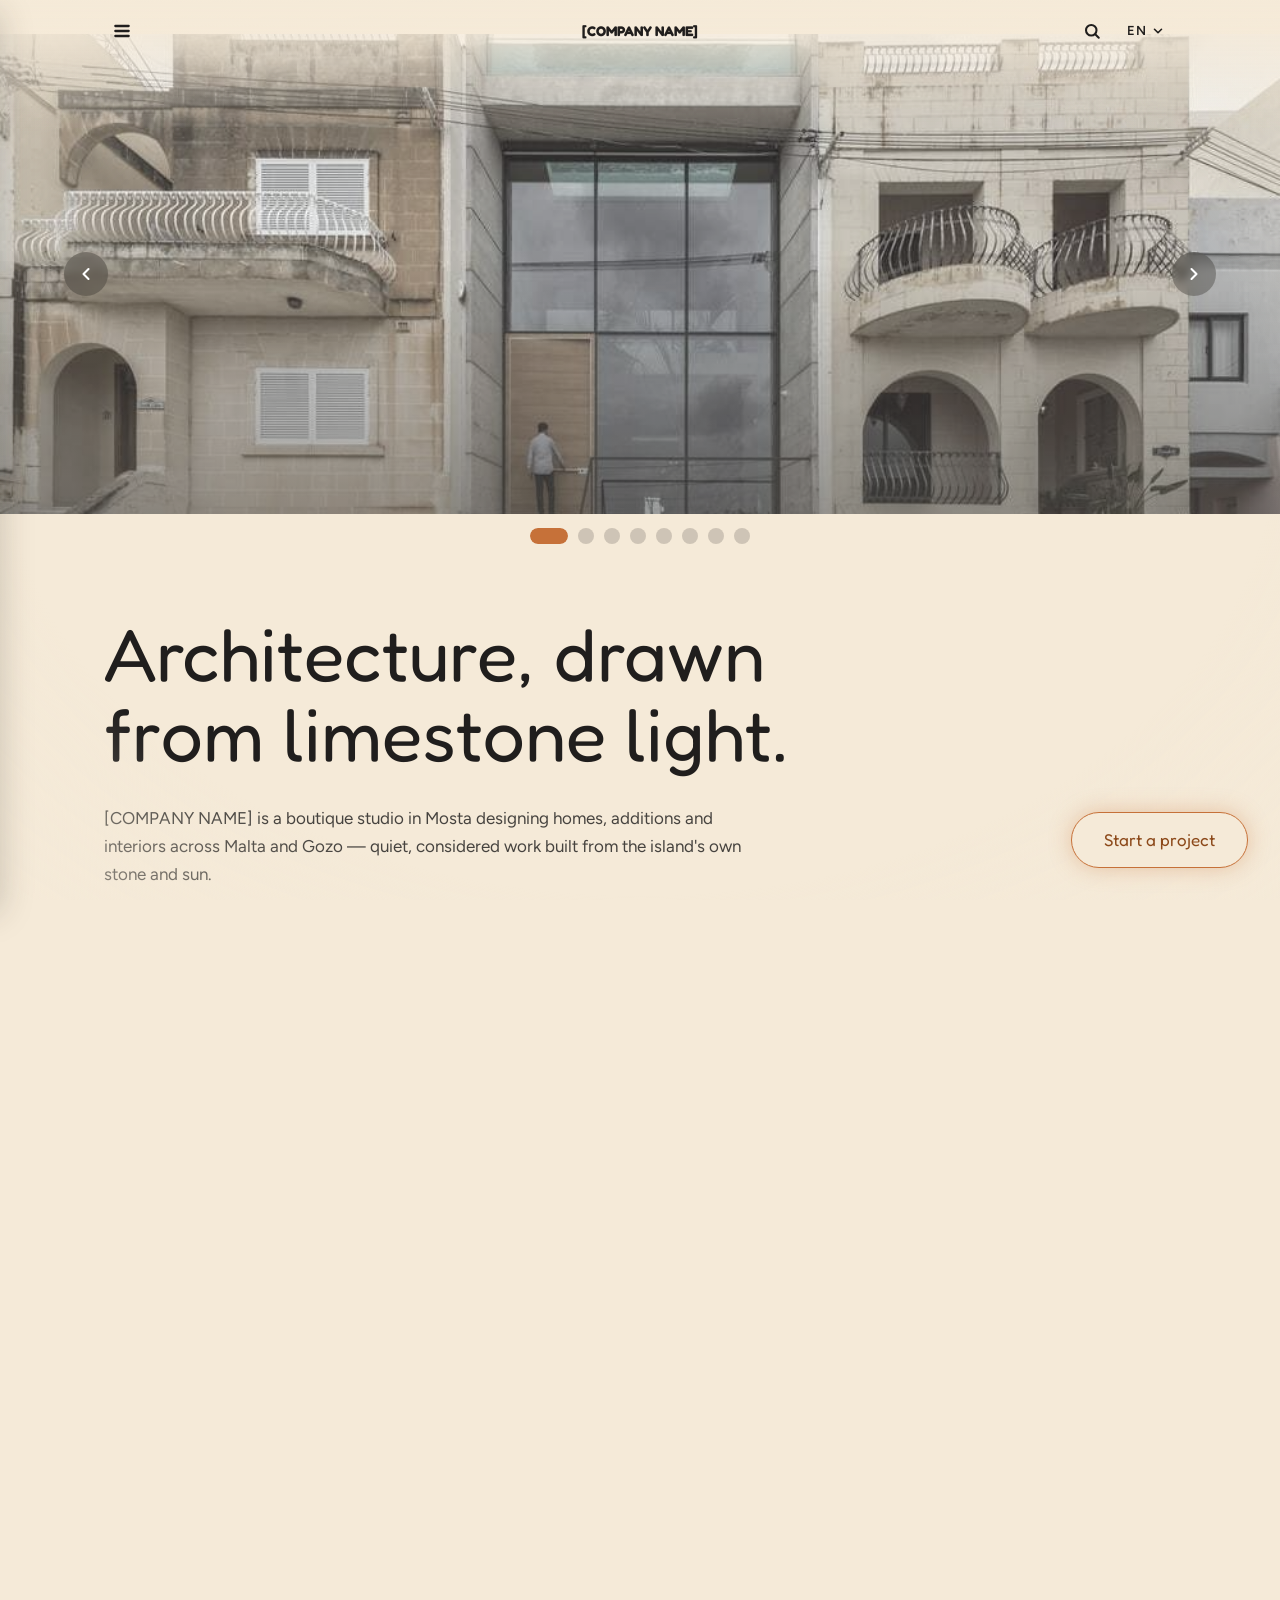
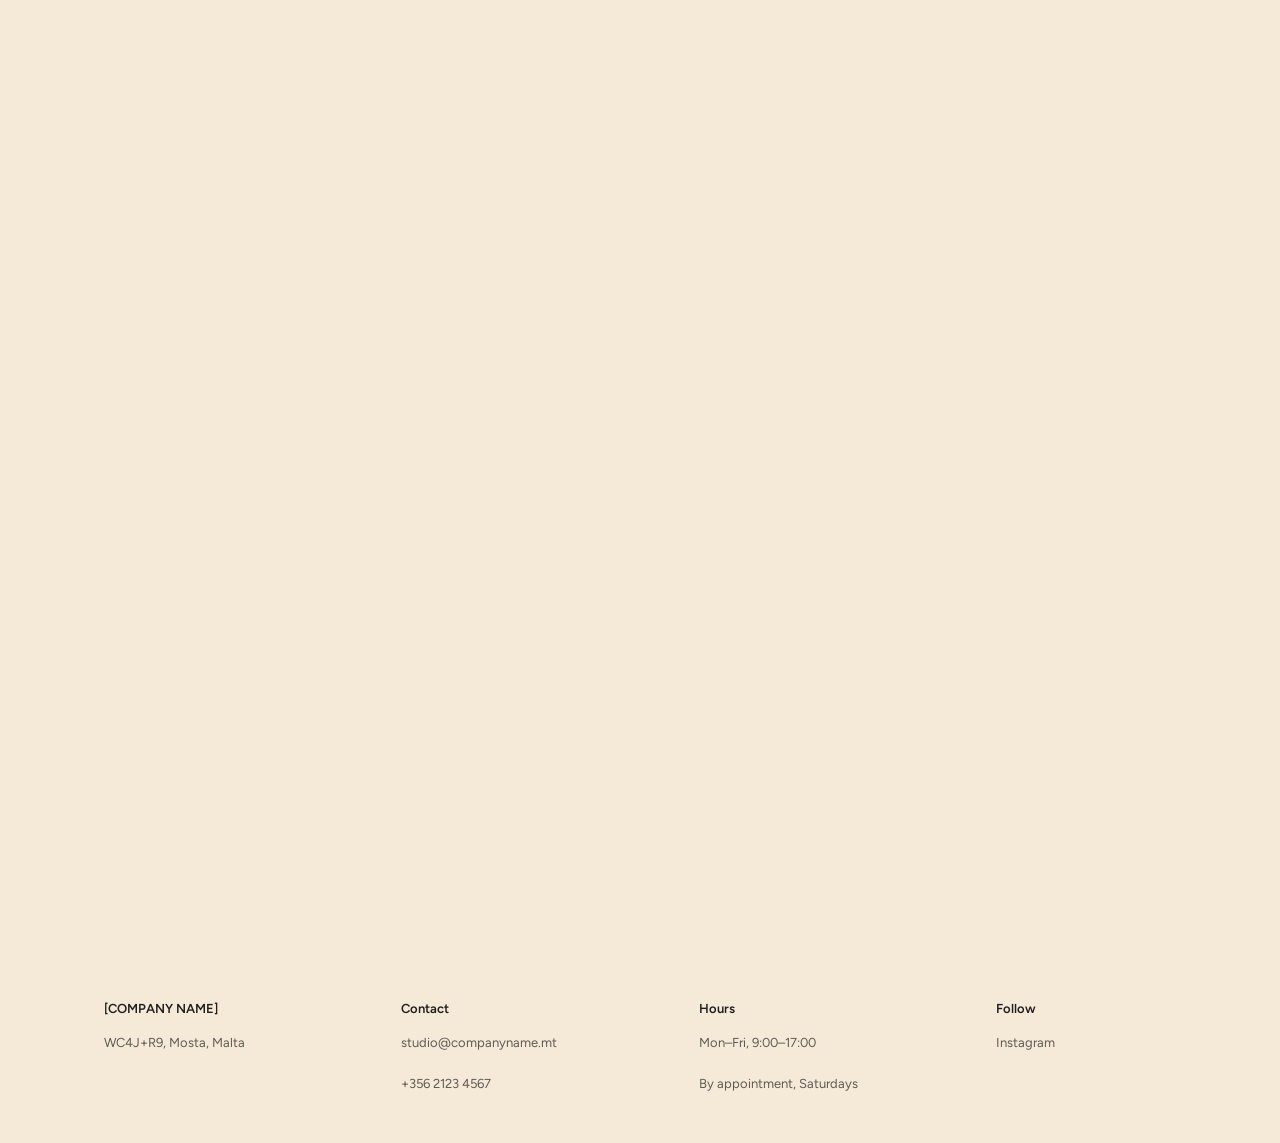
<file: index.html>
<!doctype html>
<html lang="en">
<head>
<meta charset="utf-8" />
<meta name="viewport" content="width=device-width, initial-scale=1" />
<title>[COMPANY NAME] — Architecture Studio, Mosta</title>
<link rel="stylesheet" href="https://fonts.googleapis.com/css2?family=Fredoka:wght@400..700&display=swap">
<script src="./ds-base.js"></script>
<link rel="stylesheet" href="nav.css">
<style>
:root {
  --font-heading: "Fredoka", system-ui, sans-serif;
  --leading: 28px;
  --half: 14px;
  --edge: clamp(20px, 5vw, 72px);
  --measure: 58ch;
}
html { scroll-behavior: smooth; }
@media (prefers-reduced-motion: reduce) { html { scroll-behavior: auto; } }
body { margin: 0; text-wrap: pretty; overflow-x: clip; }
.viewport-vignette { position: fixed; inset: 0; z-index: 50; pointer-events: none;
  background: radial-gradient(ellipse at center, transparent 70%, color-mix(in srgb, var(--color-bg) 55%, transparent) 100%); }
.wrap { max-width: 1200px; margin: 0 auto; padding: 0 var(--edge); }
.nav { background: transparent; }
.kicker {
  display: block; font-size: 13px; line-height: var(--half);
  letter-spacing: 0.06em; text-transform: uppercase; font-weight: 600;
  color: var(--color-accent-700);
  margin: 0 0 calc(var(--leading) - var(--half));
}

/* — hero: full-bleed washed image, headline over it — */
.hero { position: relative; margin-top: calc(-1 * var(--leading)); }
.hero-carousel-wrap { position: relative; isolation: isolate; }
.hero-carousel { position: relative; isolation: isolate; height: 480px;
  display: flex; overflow-x: auto; scroll-snap-type: x mandatory; scrollbar-width: none; }
.hero-carousel::-webkit-scrollbar { display: none; }
.hero-slide { position: relative; flex: 0 0 100%; scroll-snap-align: start; height: 480px; }
.hero-slide image-slot { width: 100%; height: 100%; }
.hero-slide::after { content: ""; position: absolute; inset: 0;
  background: linear-gradient(to top, color-mix(in srgb, var(--color-neutral-900) 45%, transparent) 0%, transparent 55%); }
.hero-nav { position: absolute; top: 50%; transform: translateY(-50%); z-index: 2;
  width: 44px; height: 44px; border-radius: 50%; border: none; cursor: pointer;
  background: color-mix(in srgb, var(--color-neutral-900) 35%, transparent); color: #fff;
  display: flex; align-items: center; justify-content: center; backdrop-filter: blur(4px);
  transition: background 0.2s ease, transform 0.2s ease; }
.hero-nav:hover { background: color-mix(in srgb, var(--color-neutral-900) 50%, transparent); transform: translateY(-50%) scale(1.06); }
.hero-nav.prev { left: var(--edge); }
.hero-nav.next { right: var(--edge); }
.hero-dots { display: flex; gap: 10px; justify-content: center; padding: var(--half) 0; }
.hero-dot { width: 16px; height: 16px; border-radius: 50%; border: none; cursor: pointer; padding: 0;
  background: color-mix(in srgb, var(--color-text) 18%, transparent);
  transition: width 0.3s ease, background 0.3s ease, transform 0.2s ease; }
.hero-dot:hover { transform: scale(1.15); }
.hero-dot[aria-current="true"] { width: 38px; border-radius: 999px; background: color-mix(in srgb, var(--color-accent) 28%, transparent); }
.hero-dot { position: relative; overflow: hidden; }
.hero-dot::after { content: ""; position: absolute; inset: 0; border-radius: inherit;
  background: var(--color-accent); transform-origin: left center; transform: scaleX(0); }
.hero-dot.filling::after { animation: dotFill 5s linear forwards; }
@keyframes dotFill { from { transform: scaleX(0); } to { transform: scaleX(1); } }
.hero-inner { padding: calc(2 * var(--leading)) var(--edge) calc(1.5 * var(--leading)); width: 100%;
  max-width: 1200px; margin: 0 auto; box-sizing: border-box; }
.display {
  font-family: var(--font-heading); font-weight: var(--font-heading-weight);
  font-size: clamp(40px, 5.8vw, 76px);
  line-height: clamp(43px, 6.26vw, 82px);
  letter-spacing: 0; margin: 0; color: var(--color-text);
}
.display .line { display: block; }
.hero .sub { font-size: 17px; line-height: var(--leading); max-width: var(--measure);
  margin: calc(1.5 * var(--leading) - 1cap) 0 0; color: color-mix(in srgb, var(--color-text) 82%, transparent); }
.hero .row { display: flex; gap: var(--space-3); flex-wrap: wrap; margin-top: var(--leading); }
.hero .row .btn { white-space: nowrap; }
@media (max-width: 640px) { .hero-nav { width: 36px; height: 36px; } }

/* — studio statement — */
.statement { padding: calc(3 * var(--leading)) 0 calc(2 * var(--leading)); }
.statement p { font-family: var(--font-heading); font-weight: var(--font-heading-weight);
  font-size: clamp(24px, 2.8vw, 34px); line-height: calc(1.5 * var(--leading));
  max-width: 30ch; margin: 0; }

/* — featured projects grid — */
.work { padding: calc(1.5 * var(--leading)) 0 calc(3 * var(--leading)); }
.work-grid { display: grid; grid-template-columns: repeat(2, minmax(0, 1fr)); gap: calc(1.25 * var(--leading)) clamp(20px, 3vw, 48px); }
.proj-card { display: block; text-decoration: none; color: inherit; }
.proj-figure { margin: 0; border-radius: var(--radius-lg); overflow: hidden; aspect-ratio: 4 / 3; }
.proj-figure image-slot { width: 100%; height: 100%; transition: transform 0.5s ease; }
.proj-card:hover .proj-figure image-slot { transform: scale(1.035); }
.proj-meta { display: flex; align-items: baseline; justify-content: space-between; gap: var(--space-2);
  margin-top: var(--half); }
.proj-title { font-family: var(--font-heading); font-weight: var(--font-heading-weight);
  font-size: 21px; margin: 0; }
.proj-loc { font-size: 13px; color: color-mix(in srgb, var(--color-text) 65%, transparent); margin: 2px 0 0; }
@media (max-width: 880px) { .work-grid { grid-template-columns: 1fr; } }

/* — services / feature rows — */
.features { padding: calc(2.5 * var(--leading)) 0 calc(2.5 * var(--leading)); }
.feature { display: grid; grid-template-columns: minmax(0, 420px) minmax(0, 1fr);
  gap: var(--leading) clamp(24px, 4vw, 72px); align-items: baseline;
  padding: calc(1.1 * var(--leading)) 0; border-top: 1px solid color-mix(in srgb, var(--color-text) 10%, transparent); }
.feature:first-of-type { border-top: none; }
.f-title { position: relative; font-family: var(--font-heading); font-weight: var(--font-heading-weight);
  font-size: 24px; line-height: var(--leading); margin: 0; }
.f-title::before { content: ""; position: absolute; left: -36px; top: calc(0.5cap - 9px);
  width: 16px; height: 16px; border-radius: 50%; background: var(--color-accent); }
@media (max-width: 1280px) { .f-title::before { display: none; } }
.f-copy { font-size: 15.5px; line-height: var(--leading); margin: 0;
  color: color-mix(in srgb, var(--color-text) 78%, transparent); max-width: 52ch; }

/* — imagery split (local credibility) — */
.split { display: grid; grid-template-columns: minmax(0, 7fr) minmax(0, 5fr);
  gap: var(--leading) clamp(24px, 5vw, 96px); align-items: center;
  padding: calc(2 * var(--leading)) 0 calc(3 * var(--leading)); }
.split-title { font-family: var(--font-heading); font-weight: var(--font-heading-weight);
  font-size: 32px; line-height: calc(1.5 * var(--leading)); margin: 0; }
.split-copy .note { font-size: 15.5px; line-height: var(--leading);
  color: color-mix(in srgb, var(--color-text) 78%, transparent);
  margin: calc(var(--leading) - 1cap) 0 0; max-width: 48ch; }
.split-figure { margin: 0; width: min(400px, 100%); justify-self: end;
  border-radius: calc(2 * var(--radius-lg)); overflow: hidden; }
.split-figure image-slot { width: 100%; aspect-ratio: 493 / 668; }
.credentials { display: flex; flex-wrap: wrap; gap: var(--space-2); margin-top: var(--leading); }

/* — close / contact patch — */
.close { padding: 0 0 calc(2 * var(--leading)); }
.patch { background: var(--color-accent-2-100); border-radius: calc(2 * var(--radius-lg));
  padding: calc(2 * var(--leading)) clamp(24px, 4vw, 64px); }
.patch h3 { font-family: var(--font-heading); font-weight: var(--font-heading-weight);
  font-size: 26px; line-height: var(--leading); margin: 0; }
.patch .sub { font-size: 15.5px; line-height: var(--leading);
  color: color-mix(in srgb, var(--color-text) 78%, transparent);
  margin: calc(var(--leading) - 1cap) 0 0; max-width: var(--measure); }
.patch .row { display: flex; gap: var(--space-3); flex-wrap: wrap; margin-top: var(--leading); }

footer { padding: calc(2 * var(--leading)) 0; display: flex; justify-content: space-between;
  flex-wrap: wrap; gap: var(--leading); font-size: 13px; line-height: var(--leading);
  color: color-mix(in srgb, var(--color-text) 70%, transparent); }
footer .col { min-width: 180px; }
footer .col-title { font-weight: 600; color: var(--color-text); margin-bottom: 6px; }
footer a { color: inherit; }

a { color: var(--color-accent-700); text-decoration: none; }
a:hover { color: var(--color-accent-800); text-decoration: underline; }

.btn-primary { box-shadow: 0 0 22px color-mix(in srgb, var(--color-accent) 34%, transparent); background: transparent !important; }
.btn-primary:hover, .btn-primary:active { box-shadow: 0 0 22px color-mix(in srgb, var(--color-accent-600) 38%, transparent); background: transparent !important; }
a.btn:hover, a.btn-primary:hover { text-decoration: none; }
a.btn-primary:hover { color: var(--color-bg); }

.btn-primary { position: relative; color: var(--color-accent-700);
  border: 1.5px solid var(--color-accent); overflow: hidden; z-index: 0; transition: color 0.35s ease 0.05s;
  white-space: nowrap; --fx: 0%; --fy: 100%; }
.btn-primary::before { content: ""; position: absolute; inset: -1px; z-index: -1; border-radius: 6px;
  background: var(--color-accent); transform: translate(var(--fx), var(--fy)); transition: transform 0.4s cubic-bezier(0.22, 1, 0.36, 1), border-radius 0.4s ease; }
.btn-primary.fill-in { color: var(--color-bg); }
.btn-primary.fill-in::before { transform: translate(0, 0); border-radius: inherit; }
a.btn-primary:hover { color: var(--color-bg); }

/* — tweakable: mood (which accent leads the page voice) — */
html { --mood-primary: var(--color-accent); --mood-primary-700: var(--color-accent-700);
  --mood-secondary-100: var(--color-accent-2-100); }
html[data-mood="sage"] { --mood-primary: var(--color-accent-2); --mood-primary-700: var(--color-accent-2-700);
  --mood-secondary-100: var(--color-accent-100); }
.kicker { color: var(--mood-primary-700); }
.f-title::before { background: var(--mood-primary); }
.patch { background: var(--mood-secondary-100); }
.credentials .tag-outline { border-color: var(--mood-primary); color: var(--mood-primary-700); }

/* — tweakable: density (the page's rhythm unit) — */
html[data-density="compact"] { --leading: 21px; }

/* — tweakable: hero treatment (full-bleed statement vs. framed quiet) — */
html[data-hero="framed"] .hero { margin: calc(1.5 * var(--leading)) auto 0; max-width: calc(1200px + 2 * var(--edge));
  padding-inline: var(--edge); box-sizing: border-box; min-height: 0; aspect-ratio: 21 / 9; }
html[data-hero="framed"] .hero-carousel-wrap { border-radius: calc(2 * var(--radius-lg)); overflow: hidden; }
html[data-hero="framed"] .hero-inner { padding: calc(1.25 * var(--leading)); max-width: none; }

/* — tweaks panel — */
#tweaks-toggle { position: fixed; bottom: 20px; right: 20px; z-index: 100; }
#tweaks-panel { position: fixed; bottom: 68px; right: 20px; z-index: 100; width: 260px;
  background: var(--color-surface); border-radius: var(--radius-lg); box-shadow: var(--shadow-lg);
  padding: var(--space-3); display: none; }
#tweaks-panel.open { display: block; }
#tweaks-panel h4 { font-family: var(--font-body); font-weight: 700; font-size: 12px;
  letter-spacing: 0.04em; text-transform: uppercase; margin: 0 0 8px; color: color-mix(in srgb, var(--color-text) 60%, transparent); }
#tweaks-panel .tweak-group { margin-bottom: var(--space-3); }
#tweaks-panel .tweak-group:last-child { margin-bottom: 0; }
#tweaks-panel .seg-row { display: flex; gap: 6px; }
#tweaks-panel .seg-btn { flex: 1; font-size: 12px; padding: 7px 4px; border-radius: 999px;
  border: 1px solid var(--color-divider); background: transparent; color: var(--color-text); cursor: pointer; font-family: var(--font-body); }
#tweaks-panel .seg-btn[aria-pressed="true"] { background: var(--color-accent); border-color: var(--color-accent); color: #fff; }

@media (max-width: 720px) {
  .split { grid-template-columns: 1fr; }
  .split-figure { order: -1; justify-self: start; }
  .feature { grid-template-columns: 1fr; gap: var(--half); }
}

/* — scroll reveal — */
.reveal { opacity: 0; transform: translateY(24px); transition: opacity 0.7s ease, transform 0.7s ease; }
.reveal.is-visible { opacity: 1; transform: translateY(0); }
.reveal-stagger > * { opacity: 0; transform: translateY(24px); transition: opacity 0.6s ease, transform 0.6s ease; }
.reveal-stagger.is-visible > * { opacity: 1; transform: translateY(0); }
.reveal-stagger.is-visible > *:nth-child(1) { transition-delay: 0.05s; }
.reveal-stagger.is-visible > *:nth-child(2) { transition-delay: 0.12s; }
.reveal-stagger.is-visible > *:nth-child(3) { transition-delay: 0.19s; }
.reveal-stagger.is-visible > *:nth-child(4) { transition-delay: 0.26s; }
.reveal-stagger.is-visible > *:nth-child(5) { transition-delay: 0.33s; }
.reveal-stagger.is-visible > *:nth-child(6) { transition-delay: 0.4s; }
@media (prefers-reduced-motion: reduce) {
  .reveal, .reveal-stagger > * { opacity: 1; transform: none; transition: none; }
}
</style>
</head>
<body>
<div class="viewport-vignette"></div>
<div id="chrome-nav"></div>

<section class="hero">
  <div class="hero-carousel-wrap">
    <div class="hero-carousel" id="hero-carousel">
      <figure class="hero-slide washed" aria-hidden="true"><image-slot id="hero-photo-8-clone" shape="rect" role="img" aria-label="Farmhouse renovation living wing, Mosta"></image-slot></figure>
      <figure class="hero-slide washed"><image-slot id="hero-photo-1" shape="rect" role="img" aria-label="Sunlit limestone facade of a residence in Malta" src="uploads/grafik-7e4d8a2e.png"></image-slot></figure>
      <figure class="hero-slide washed"><image-slot id="hero-photo-2" shape="rect" role="img" aria-label="Courtyard house with olive tree, Mosta"></image-slot></figure>
      <figure class="hero-slide washed"><image-slot id="hero-photo-3" shape="rect" role="img" aria-label="Restored townhouse interior, Mdina" src="uploads/grafik.png"></image-slot></figure>
      <figure class="hero-slide washed"><image-slot id="hero-photo-4" shape="rect" role="img" aria-label="Living room opening onto the bay, Mellieħa"></image-slot></figure>
      <figure class="hero-slide washed"><image-slot id="hero-photo-5" shape="rect" role="img" aria-label="Timber joinery detail, Sliema townhouse"></image-slot></figure>
      <figure class="hero-slide washed"><image-slot id="hero-photo-6" shape="rect" role="img" aria-label="Limestone facade detail at dusk"></image-slot></figure>
      <figure class="hero-slide washed"><image-slot id="hero-photo-7" shape="rect" role="img" aria-label="Stone terrace overlooking the countryside, Gozo" src="uploads/grafik-0de7c8df.png"></image-slot></figure>
      <figure class="hero-slide washed"><image-slot id="hero-photo-8" shape="rect" role="img" aria-label="Farmhouse renovation living wing, Mosta"></image-slot></figure>
      <figure class="hero-slide washed" aria-hidden="true"><image-slot id="hero-photo-1-clone" shape="rect" role="img" aria-label="Sunlit limestone facade of a residence in Malta"></image-slot></figure>
    </div>
    <button type="button" class="hero-nav prev" id="hero-prev" aria-label="Previous image">
      <svg width="20" height="20" viewBox="0 0 24 24" fill="none" stroke="currentColor" stroke-width="2.5" stroke-linecap="round" stroke-linejoin="round"><polyline points="15 18 9 12 15 6"></polyline></svg>
    </button>
    <button type="button" class="hero-nav next" id="hero-next" aria-label="Next image">
      <svg width="20" height="20" viewBox="0 0 24 24" fill="none" stroke="currentColor" stroke-width="2.5" stroke-linecap="round" stroke-linejoin="round"><polyline points="9 18 15 12 9 6"></polyline></svg>
    </button>
  </div>
  <div class="hero-dots" id="hero-dots"></div>
  <div class="hero-inner">
    <h1 class="display"><span class="line" data-i18n="hero.line1">Architecture, drawn</span> <span class="line" data-i18n="hero.line2">from limestone light.</span></h1>
    <p class="sub" data-i18n="hero.sub">[COMPANY NAME] is a boutique studio in Mosta designing homes, additions and interiors across Malta and Gozo — quiet, considered work built from the island's own stone and sun.</p>
    <div class="row">
    </div>
  </div>
</section>

<div class="wrap">

  <section class="statement reveal" id="studio">
    <p data-i18n="statement.text">We design from the site outward — the fall of light, the run of a wall, the way a room should feel at six in the evening — before we design from a brief.</p>
  </section>

  <section class="work" id="work">
    <div class="reveal" style="display:flex; align-items:baseline; justify-content:space-between; gap:var(--space-3); flex-wrap:wrap;">
      <span class="kicker" style="margin-bottom:0;" data-i18n="work.kicker">Selected work</span>
      <a href="work.html" class="btn btn-primary" style="white-space:nowrap;" data-i18n="work.viewall">View all projects</a>
    </div>
    <div class="work-grid reveal-stagger" id="featured-grid" style="margin-top:var(--leading);"></div>
  </section>

  <section class="features" id="services">
    <span class="kicker reveal" data-i18n="services.kicker">What we do</span>
    <div class="feature reveal">
      <h2 class="f-title" data-i18n="services.residential.title">Residential Design</h2>
      <p class="f-copy" data-i18n="services.residential.copy">New homes and additions across Malta and Gozo, designed from the plot outward — orientation, views and the character of the surrounding streetscape shape every plan before a single room does.</p>
    </div>
    <div class="feature reveal">
      <h2 class="f-title" data-i18n="services.renovations.title">Renovations</h2>
      <p class="f-copy" data-i18n="services.renovations.copy">Careful work on townhouses and older properties: reading what a building wants to keep, and giving the rest room to become something quieter and more useful.</p>
    </div>
    <div class="feature reveal">
      <h2 class="f-title" data-i18n="services.interior.title">Interior Architecture</h2>
      <p class="f-copy" data-i18n="services.interior.copy">Layout, light, joinery and material carried through to the last detail — interiors designed alongside the architecture, not applied to it afterwards.</p>
    </div>
    <div class="feature reveal">
      <h2 class="f-title" data-i18n="services.planning.title">Planning &amp; Permits</h2>
      <p class="f-copy" data-i18n="services.planning.copy">Full-service delivery through the Planning Authority process, from concept submission to final permit — one point of contact from first sketch to build.</p>
    </div>
  </section>

  <section class="split">
    <div class="split-copy reveal">
      <span class="kicker" data-i18n="split.kicker">Based in Mosta</span>
      <h2 class="split-title" data-i18n="split.title">A studio rooted in the island it builds on</h2>
      <p class="note" data-i18n="split.note">Our studio sits in Mosta, a short drive from every site we work on across Malta and Gozo. Working close to the ground means fewer surprises on site, and a better sense of how a house should sit in its street. Led by Sean, our team of four carries every project from first sketch to final permit.</p>
      <div class="credentials">
        <span class="tag tag-outline" data-i18n="split.badge1">Kamra tal-Periti Member</span>
        <span class="tag tag-outline" data-i18n="split.badge2">4-person studio</span>
      </div>
    </div>
    <figure class="split-figure washed reveal">
      <image-slot id="studio-photo" shape="rect" role="img" aria-label="Studio workspace with material samples and drawings" src="uploads/grafik-74654617.png"></image-slot>
    </figure>
  </section>

  <section class="close reveal" id="contact">
    <div class="patch">
      <h3 data-i18n="contact.title">Planning something in Malta or Gozo?</h3>
      <p class="sub" data-i18n="contact.sub">Tell us about the site and what you have in mind. We take on a small number of projects at a time, so an early conversation is the best place to start.</p>
      <div class="row">
        <a href="start-project.html" class="btn btn-primary" data-i18n="nav.start">Start a project</a>
        <a href="mailto:studio@companyname.mt?subject=Consultation%20request" class="btn btn-ghost" data-i18n="contact.cta2">Book a consultation</a>
      </div>
    </div>
  </section>

  <footer>
    <div class="col">
      <p class="col-title">[COMPANY NAME]</p>
      <p><a href="https://www.google.com/maps/search/?api=1&query=WC4J%2BR9+Mosta" target="_blank" rel="noopener">WC4J+R9, Mosta, Malta</a></p>
    </div>
    <div class="col">
      <p class="col-title" data-i18n="footer.contact">Contact</p>
      <p><a href="mailto:studio@companyname.mt">studio@companyname.mt</a></p>
      <p><a href="tel:+35621234567">+356 2123 4567</a></p>
    </div>
    <div class="col">
      <p class="col-title" data-i18n="footer.hours">Hours</p>
      <p data-i18n="footer.hours1">Mon–Fri, 9:00–17:00</p>
      <p data-i18n="footer.hours2">By appointment, Saturdays</p>
    </div>
    <div class="col">
      <p class="col-title" data-i18n="footer.follow">Follow</p>
      <p><a href="https://instagram.com/companyname" target="_blank" rel="noopener">Instagram</a></p>
    </div>
  </footer>
</div>
<script src="image-slot.js"></script>
<div id="chrome-float"></div>
<script src="projects-data.js"></script>
<script>
(async () => {
  renderSiteChrome();
  const projects = await loadProjects();
  const featured = projects.filter(p => p.featured);
  function renderFeatured() { document.getElementById('featured-grid').innerHTML = featured.map(p => projectCardHTML(p)).join(''); }
  renderFeatured();
  document.addEventListener('sitelangchange', renderFeatured);
  wireSiteSearch(projects);
  wireLangSelector();
  wireBackToTop();
  wireSidebar();

  // Slide layout: [cloneOfLast, real0..realN-1, cloneOfFirst]. Position sits on a
  // real slide; landing on either clone triggers one instant, invisible jump to
  // its real counterpart so prev/next can wrap indefinitely in both directions.
  const carousel = document.getElementById('hero-carousel');
  const slides = [...carousel.children];
  const realCount = slides.length - 2;
  const dotsWrap = document.getElementById('hero-dots');
  dotsWrap.innerHTML = Array.from({ length: realCount }, (_, i) => `<button type="button" class="hero-dot" aria-label="Go to image ${i + 1}" aria-current="${i === 0}"></button>`).join('');
  const dots = [...dotsWrap.children];
  let pos = 1, timer, isAnimating = false;

  function setDot(realIndex) {
    dots.forEach((d, di) => {
      d.setAttribute('aria-current', String(di === realIndex));
      d.classList.remove('filling');
    });
    void dots[realIndex].offsetWidth;
    dots[realIndex].classList.add('filling');
  }

  function realIndexOf(p) { return ((p - 1) % realCount + realCount) % realCount; }

  function scrollToPos(p, instant) {
    if (instant) {
      // Momentum from a fling can fight a scrollTo() while snap-type is still
      // active, making the instant wrap look stuck or snap back. Disable
      // snapping for the one frame the jump happens in, then restore it.
      carousel.style.scrollSnapType = 'none';
      carousel.scrollLeft = carousel.clientWidth * p;
      requestAnimationFrame(() => { carousel.style.scrollSnapType = ''; });
    } else {
      carousel.scrollTo({ left: carousel.clientWidth * p, behavior: 'smooth' });
    }
  }

  function step(delta) {
    if (isAnimating) return;
    isAnimating = true;
    pos += delta;
    scrollToPos(pos, false);
    setDot(realIndexOf(pos));
    clearTimeout(carousel._settleTimer);
    carousel._settleTimer = setTimeout(() => {
      if (pos === slides.length - 1) { pos = 1; scrollToPos(pos, true); }
      else if (pos === 0) { pos = slides.length - 2; scrollToPos(pos, true); }
      isAnimating = false;
    }, 520);
  }

  function goToReal(realIndex) {
    if (isAnimating) return;
    isAnimating = true;
    pos = realIndex + 1;
    scrollToPos(pos, false);
    setDot(realIndex);
    clearTimeout(carousel._settleTimer);
    carousel._settleTimer = setTimeout(() => { isAnimating = false; }, 520);
  }

  dots.forEach((d, i) => d.addEventListener('click', () => { goToReal(i); resetTimer(); }));
  document.getElementById('hero-prev').addEventListener('click', () => { step(-1); resetTimer(); });
  document.getElementById('hero-next').addEventListener('click', () => { step(1); resetTimer(); });
  function settleWrap() {
    if (pos === slides.length - 1) { pos = 1; scrollToPos(pos, true); }
    else if (pos === 0) { pos = slides.length - 2; scrollToPos(pos, true); }
  }
  carousel.addEventListener('scroll', () => {
    if (isAnimating) return;
    const p = Math.round(carousel.scrollLeft / carousel.clientWidth);
    if (p !== pos) { pos = p; setDot(realIndexOf(pos)); }
  }, { passive: true });
  // Wait for the browser's own snap animation to fully finish (scrollend fires
  // once it settles) before wrapping — a fixed short timeout fired mid-snap and
  // the browser's own animation then fought the wrap, undoing it (left-drag case).
  if ('onscrollend' in window) {
    carousel.addEventListener('scrollend', () => { if (!isAnimating) settleWrap(); });
  } else {
    carousel.addEventListener('scroll', () => {
      if (isAnimating) return;
      clearTimeout(carousel._dragSettle);
      carousel._dragSettle = setTimeout(settleWrap, 400);
    }, { passive: true });
  }
  function resetTimer() { clearInterval(timer); timer = setInterval(() => step(1), 5000); }
  scrollToPos(pos, true);
  setDot(0);
  resetTimer();

  const io = new IntersectionObserver((entries) => {
    entries.forEach(entry => {
      entry.target.classList.toggle('is-visible', entry.isIntersecting);
    });
  }, { threshold: 0.1, rootMargin: '0px 0px -60px 0px' });
  const revealEls = [...document.querySelectorAll('.reveal, .reveal-stagger')];
  revealEls.forEach(el => io.observe(el));
  function checkFallback() {
    revealEls.forEach(el => {
      if (el.classList.contains('is-visible')) return;
      const r = el.getBoundingClientRect();
      if (r.top < window.innerHeight - 40 && r.bottom > 0) el.classList.add('is-visible');
    });
  }
  checkFallback();
  window.addEventListener('scroll', checkFallback, { passive: true });
  window.addEventListener('resize', checkFallback);

  document.querySelectorAll('.btn-primary').forEach(btn => {
    function edgeOffset(e) {
      const r = btn.getBoundingClientRect();
      const relY = (e.clientY - r.top) / r.height;
      return relY < 0.5 ? ['0%', '-100%'] : ['0%', '100%'];
    }
    btn.addEventListener('mouseenter', e => {
      const [fx, fy] = edgeOffset(e);
      btn.style.setProperty('--fx', fx);
      btn.style.setProperty('--fy', fy);
      btn.classList.add('fill-in');
    });
    btn.addEventListener('mouseleave', e => {
      const [fx, fy] = edgeOffset(e);
      btn.classList.remove('fill-in');
      btn.style.setProperty('--fx', fx);
      btn.style.setProperty('--fy', fy);
    });
  });
})();
</script>
</body>
</html>
</file>
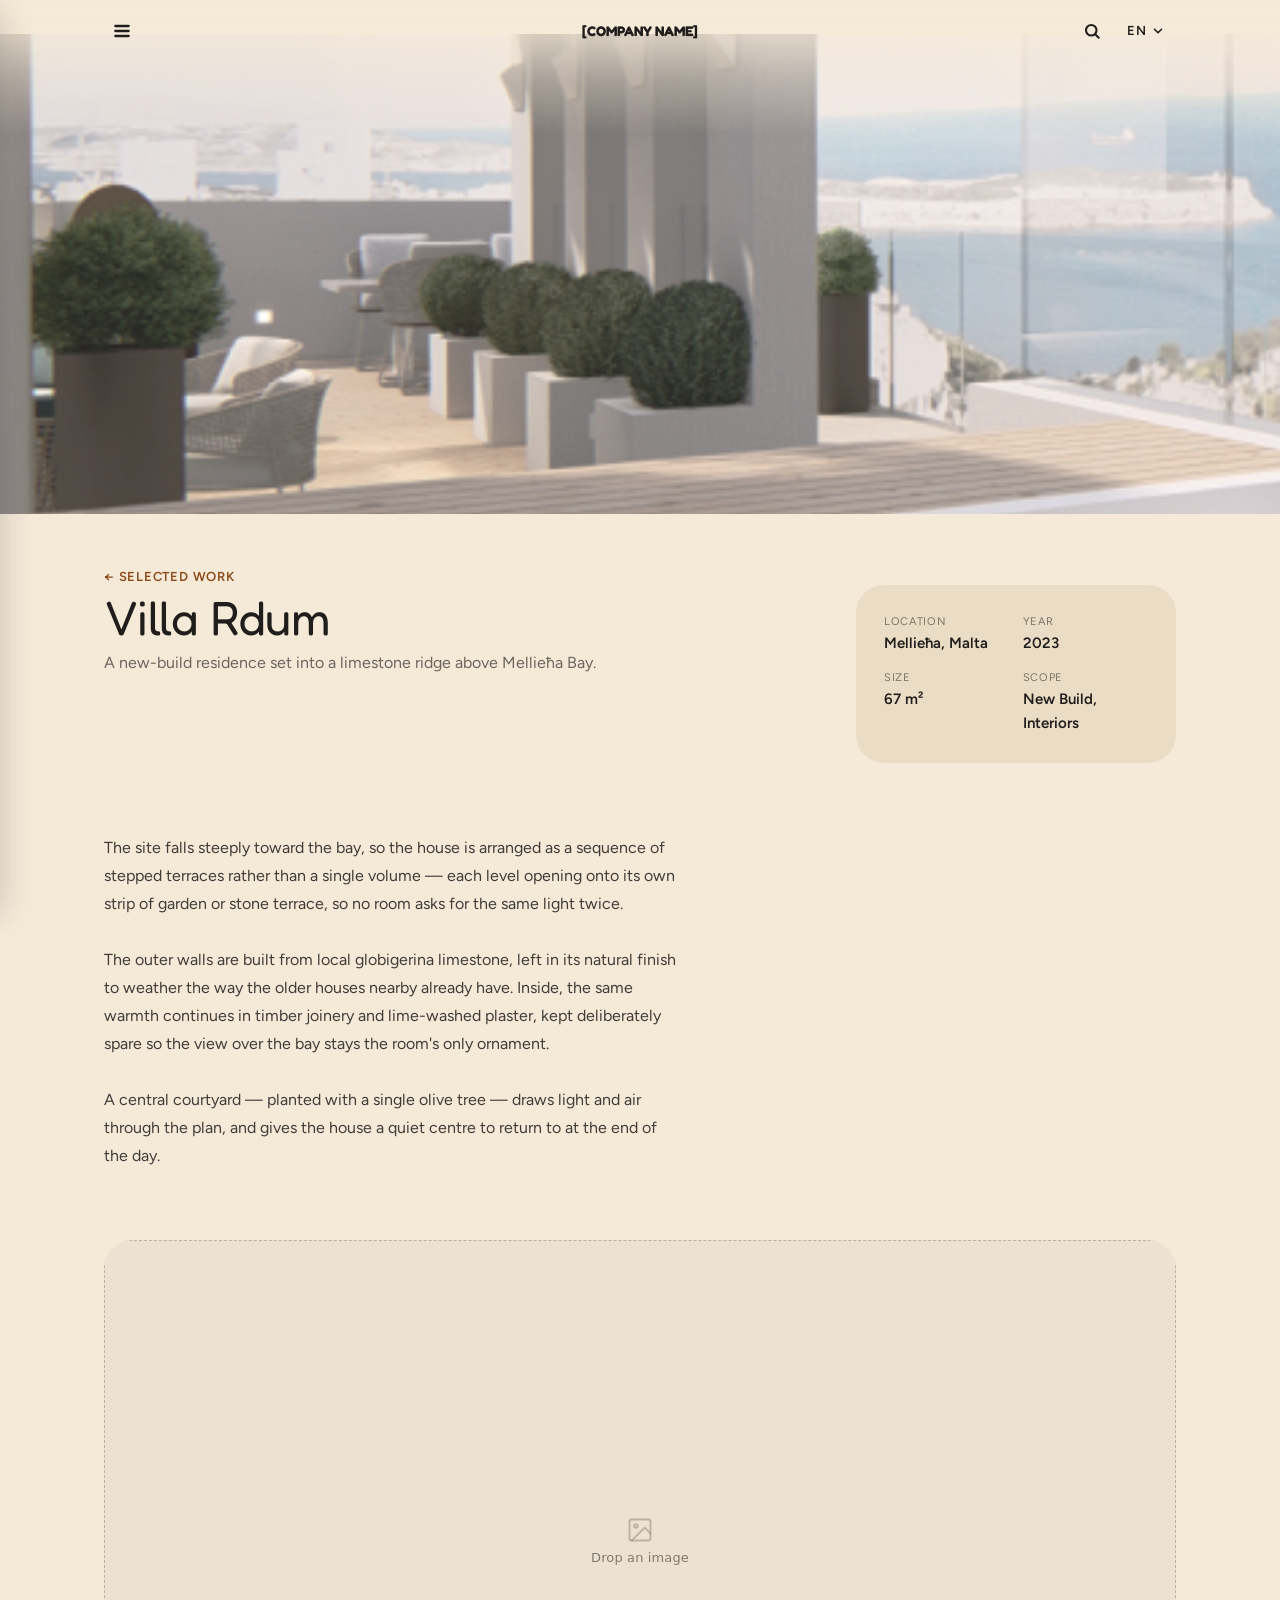
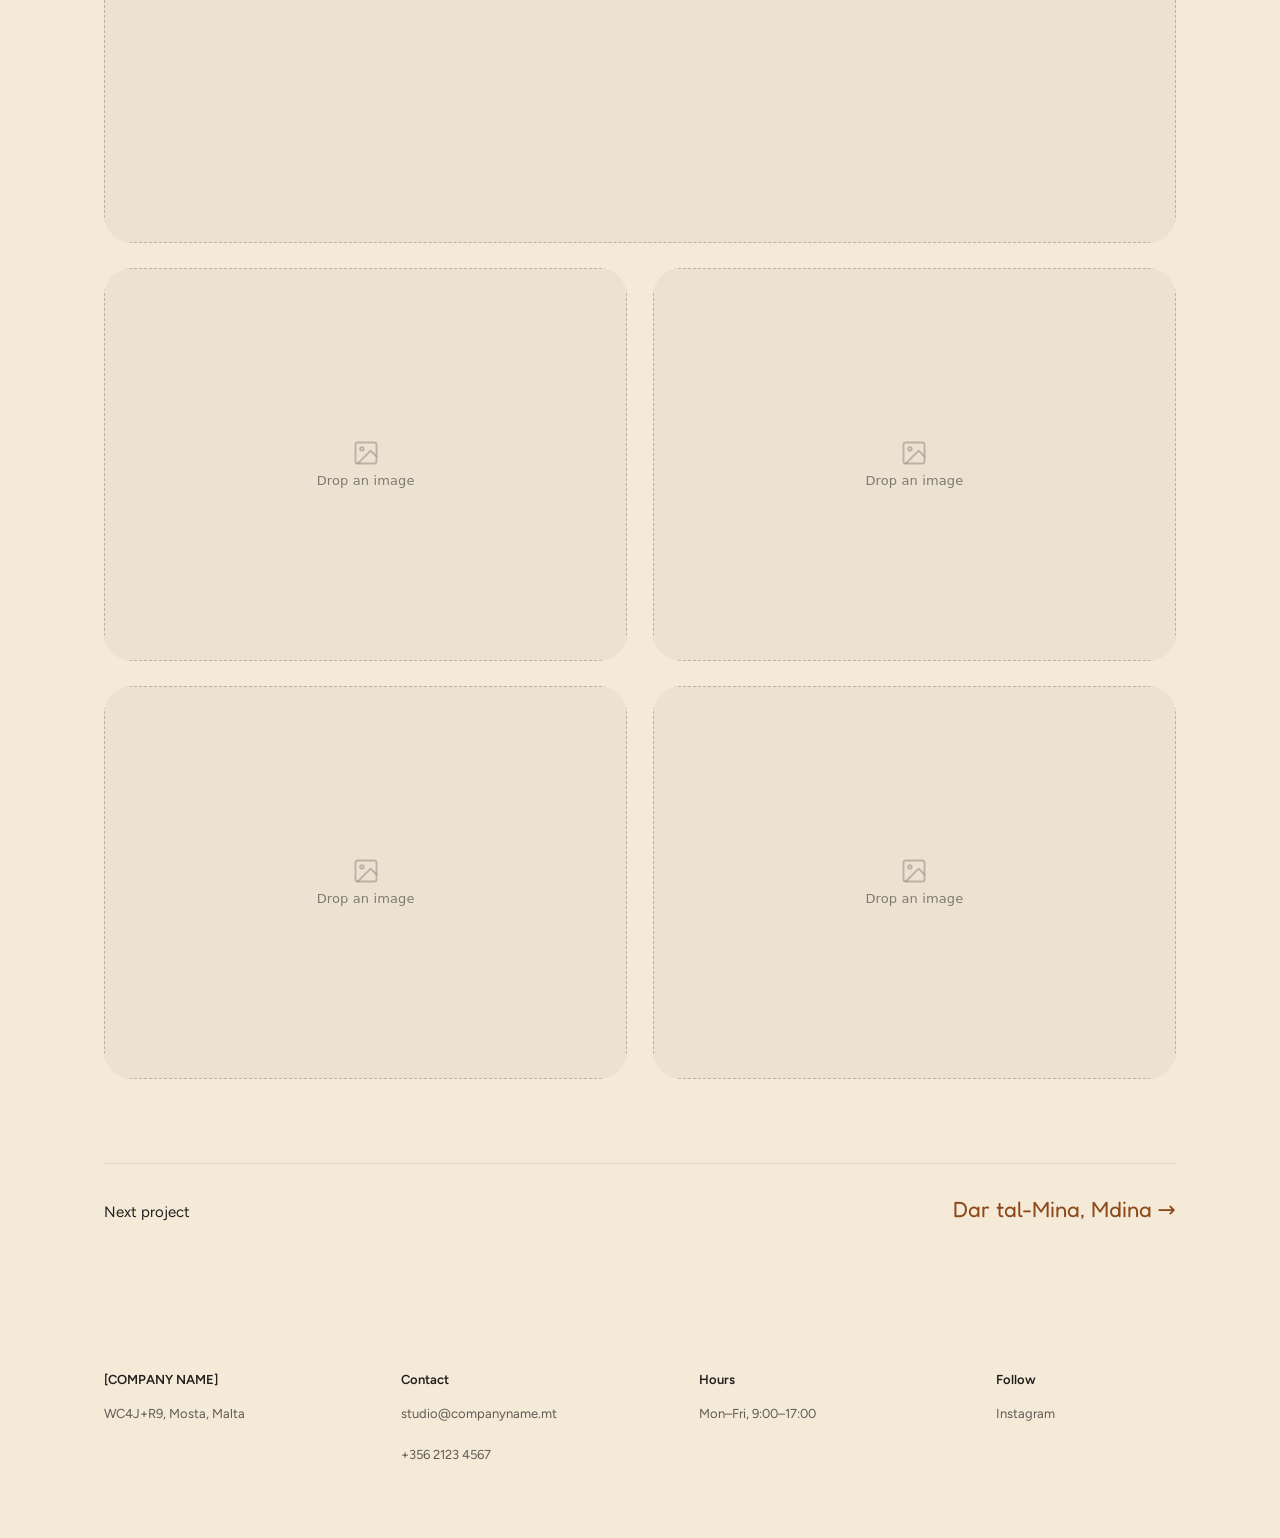
<file: project-detail.html>
<!doctype html>
<html lang="en">
<head>
<meta charset="utf-8" />
<meta name="viewport" content="width=device-width, initial-scale=1" />
<title>Villa Rdum — [COMPANY NAME]</title>
<link rel="stylesheet" href="https://fonts.googleapis.com/css2?family=Fredoka:wght@400..700&display=swap">
<script src="./ds-base.js"></script>
<link rel="stylesheet" href="nav.css">
<style>
:root {
  --font-heading: "Fredoka", system-ui, sans-serif;
  --leading: 28px;
  --half: 14px;
  --edge: clamp(20px, 5vw, 72px);
  --measure: 58ch;
}
html { scroll-behavior: smooth; }
@media (prefers-reduced-motion: reduce) { html { scroll-behavior: auto; } }
body { margin: 0; text-wrap: pretty; overflow-x: clip; }
.wrap { max-width: 1200px; margin: 0 auto; padding: 0 var(--edge); }
.kicker {
  display: block; font-size: 13px; line-height: var(--half);
  letter-spacing: 0.06em; text-transform: uppercase; font-weight: 600;
  color: var(--color-accent-700);
  margin: 0 0 calc(var(--leading) - var(--half));
}

/* — project hero — */
.p-hero { position: relative; margin-top: calc(-1 * var(--leading)); height: 480px; }
.p-hero image-slot { width: 100%; height: 100%; }

/* — header block — */
.p-head { padding: calc(2 * var(--leading)) 0 var(--leading);
  display: grid; grid-template-columns: minmax(0, 1fr) minmax(0, 320px);
  gap: var(--leading) clamp(24px, 4vw, 72px); align-items: start; }
.p-title { font-family: var(--font-heading); font-weight: var(--font-heading-weight);
  font-size: clamp(32px, 4vw, 48px); line-height: calc(1.4 * var(--leading)); margin: 0; }
.p-loc { font-size: 16px; color: color-mix(in srgb, var(--color-text) 65%, transparent); margin: var(--half) 0 0; }
.p-facts { display: grid; grid-template-columns: 1fr 1fr; gap: var(--half) var(--space-3);
  background: var(--color-surface); border-radius: var(--radius-lg); padding: var(--leading); }
.p-facts dt { font-size: 11px; letter-spacing: 0.06em; text-transform: uppercase;
  color: color-mix(in srgb, var(--color-text) 55%, transparent); margin: 0; }
.p-facts dd { font-size: 15px; margin: 2px 0 0; font-weight: 600; }

/* — narrative — */
.p-narrative { padding: var(--leading) 0 calc(2.5 * var(--leading)); }
.p-narrative p { font-size: 16px; line-height: var(--leading); max-width: var(--measure); margin: 0 0 var(--leading);
  color: color-mix(in srgb, var(--color-text) 85%, transparent); }
.p-narrative p:last-child { margin-bottom: 0; }

/* — gallery — */
.gallery { padding: 0 0 calc(3 * var(--leading)); display: grid; gap: clamp(16px, 2vw, 28px);
  grid-template-columns: repeat(2, minmax(0, 1fr)); }
.gallery figure { margin: 0; border-radius: var(--radius-lg); overflow: hidden; }
.gallery image-slot { width: 100%; height: 100%; aspect-ratio: 4 / 3; }
.gallery .wide { grid-column: 1 / -1; }
.gallery .wide image-slot { aspect-ratio: 16 / 9; }

/* — next project — */
.next { padding: 0 0 calc(3 * var(--leading)); border-top: 1px solid color-mix(in srgb, var(--color-text) 10%, transparent);
  padding-top: var(--leading); display: flex; justify-content: space-between; align-items: baseline; flex-wrap: wrap; gap: var(--half); }
.next a { font-family: var(--font-heading); font-weight: var(--font-heading-weight); font-size: 22px; }

footer { padding: calc(2 * var(--leading)) 0; display: flex; justify-content: space-between;
  flex-wrap: wrap; gap: var(--leading); font-size: 13px; line-height: var(--leading);
  color: color-mix(in srgb, var(--color-text) 70%, transparent); }
footer .col { min-width: 180px; }
footer .col-title { font-weight: 600; color: var(--color-text); margin-bottom: 6px; }
footer a { color: inherit; }

a { color: var(--color-accent-700); text-decoration: none; }
a:hover { color: var(--color-accent-800); text-decoration: underline; }

.btn-primary { box-shadow: 0 0 22px color-mix(in srgb, var(--color-accent) 34%, transparent); background: transparent !important; }
.btn-primary:hover, .btn-primary:active { box-shadow: 0 0 22px color-mix(in srgb, var(--color-accent-600) 38%, transparent); background: transparent !important; }
a.btn:hover, a.btn-primary:hover { text-decoration: none; }
a.btn-primary:hover { color: var(--color-bg); }
a.btn-secondary:hover, a.btn-ghost:hover { color: var(--color-text); }

.btn-primary { position: relative; color: var(--color-accent-700);
  border: 1.5px solid var(--color-accent); overflow: hidden; z-index: 0; transition: color 0.35s ease 0.05s;
  white-space: nowrap; --fx: 0%; --fy: 100%; }
.btn-primary::before { content: ""; position: absolute; inset: -1px; z-index: -1; border-radius: 6px;
  background: var(--color-accent); transform: translate(var(--fx), var(--fy)); transition: transform 0.4s cubic-bezier(0.22, 1, 0.36, 1), border-radius 0.4s ease; }
.btn-primary.fill-in { color: var(--color-bg); }
.btn-primary.fill-in::before { transform: translate(0, 0); border-radius: inherit; }
a.btn-primary:hover { color: var(--color-bg); }

.reveal { opacity: 0; transform: translateY(24px); transition: opacity 0.7s ease, transform 0.7s ease; }
.reveal.is-visible { opacity: 1; transform: translateY(0); }
.reveal-stagger > * { opacity: 0; transform: translateY(24px); transition: opacity 0.6s ease, transform 0.6s ease; }
.reveal-stagger.is-visible > * { opacity: 1; transform: translateY(0); }
.reveal-stagger.is-visible > *:nth-child(1) { transition-delay: 0.05s; }
.reveal-stagger.is-visible > *:nth-child(2) { transition-delay: 0.12s; }
.reveal-stagger.is-visible > *:nth-child(3) { transition-delay: 0.19s; }
.reveal-stagger.is-visible > *:nth-child(4) { transition-delay: 0.26s; }
.reveal-stagger.is-visible > *:nth-child(5) { transition-delay: 0.33s; }
.reveal-stagger.is-visible > *:nth-child(6) { transition-delay: 0.4s; }
@media (prefers-reduced-motion: reduce) {
  .reveal, .reveal-stagger > * { opacity: 1; transform: none; transition: none; }
}

@media (max-width: 780px) {
  .p-head { grid-template-columns: 1fr; }
  .gallery { grid-template-columns: 1fr; }
  .gallery .wide { grid-column: auto; }
}
</style>
</head>
<body>
<div id="chrome-nav"></div>

<section class="p-hero washed">
  <image-slot id="p-hero-photo" shape="rect" role="img" aria-label="Project hero photo"></image-slot>
</section>

<div class="wrap">

  <section class="p-head" id="p-head"></section>

  <section class="p-narrative reveal" id="p-narrative"></section>

  <section class="gallery reveal-stagger" id="gallery"></section>

  <section class="next reveal" id="next"></section>

  <footer>
    <div class="col">
      <p class="col-title">[COMPANY NAME]</p>
      <p><a href="https://www.google.com/maps/search/?api=1&query=WC4J%2BR9+Mosta" target="_blank" rel="noopener">WC4J+R9, Mosta, Malta</a></p>
    </div>
    <div class="col">
      <p class="col-title" data-i18n="footer.contact">Contact</p>
      <p><a href="mailto:studio@companyname.mt">studio@companyname.mt</a></p>
      <p><a href="tel:+35621234567">+356 2123 4567</a></p>
    </div>
    <div class="col">
      <p class="col-title" data-i18n="footer.hours">Hours</p>
      <p data-i18n="footer.hours1">Mon–Fri, 9:00–17:00</p>
    </div>
    <div class="col">
      <p class="col-title" data-i18n="footer.follow">Follow</p>
      <p><a href="https://instagram.com/companyname" target="_blank" rel="noopener">Instagram</a></p>
    </div>
  </footer>
</div>
<script src="image-slot.js"></script>
<div id="chrome-float"></div>
<script src="projects-data.js"></script>
<script>
(async () => {
  renderSiteChrome();
  const projects = await loadProjects();
  const slug = new URLSearchParams(location.search).get('slug') || projects[0].slug;
  const idx = Math.max(0, projects.findIndex(p => p.slug === slug));
  const project = projects[idx];
  const d = project.detail;

  wireSiteSearch(projects);
  wireLangSelector();
  wireBackToTop();
  wireSidebar();
  document.title = `${project.name} — [COMPANY NAME]`;
  document.getElementById('p-hero-photo').setAttribute('id', d.heroImage.id);
  document.getElementById(d.heroImage.id).setAttribute('aria-label', d.heroImage.alt);
  if (d.heroImage.src) document.getElementById(d.heroImage.id).setAttribute('src', d.heroImage.src);

  function renderDetail() {
    const lang = currentLang();
    document.getElementById('p-head').innerHTML = `
      <div>
        <span class="kicker"><a href="work.html" style="color:inherit;" data-i18n="pd.back">← Selected work</a></span>
        <h1 class="p-title">${project.name}</h1>
        <p class="p-loc">${pf(project, lang, 'tagline')}</p>
      </div>
      <dl class="p-facts">
        <div><dt data-i18n="pd.location">Location</dt><dd>${pf(project, lang, 'location')}, Malta</dd></div>
        <div><dt data-i18n="pd.year">Year</dt><dd>${project.year}</dd></div>
        <div><dt data-i18n="pd.size">Size</dt><dd>${project.size}</dd></div>
        <div><dt data-i18n="pd.scope">Scope</dt><dd>${pf(project, lang, 'scope')}</dd></div>
      </dl>`;

    document.getElementById('p-narrative').innerHTML = pf(project, lang, 'narrative').map(t => `<p>${t}</p>`).join('');

    const next = projects[(idx + 1) % projects.length];
    document.getElementById('next').innerHTML = `
      <span data-i18n="pd.next">Next project</span>
      <a href="project-detail.html?slug=${next.slug}">${next.name}, ${pf(next, lang, 'location')} →</a>`;

    if (window.__applyLangTranslation) window.__applyLangTranslation(lang);
  }

  document.getElementById('gallery').innerHTML = d.gallery.map(g => `
    <figure class="${g.wide ? 'wide ' : ''}washed"><image-slot id="${g.id}" shape="rect" role="img" aria-label="${g.alt}"${g.src ? ` src="${g.src}"` : ''}></image-slot></figure>`).join('');

  document.addEventListener('sitelangchange', renderDetail);
  renderDetail();

  const io = new IntersectionObserver((entries) => {
    entries.forEach(entry => {
      if (entry.isIntersecting) { entry.target.classList.add('is-visible'); io.unobserve(entry.target); }
    });
  }, { threshold: 0.1, rootMargin: '0px 0px -60px 0px' });
  const revealEls = [...document.querySelectorAll('.reveal, .reveal-stagger')];
  revealEls.forEach(el => io.observe(el));
  function checkFallback() {
    revealEls.forEach(el => {
      if (el.classList.contains('is-visible')) return;
      const r = el.getBoundingClientRect();
      if (r.top < window.innerHeight - 40 && r.bottom > 0) el.classList.add('is-visible');
    });
  }
  checkFallback();
  window.addEventListener('scroll', checkFallback, { passive: true });
  window.addEventListener('resize', checkFallback);

  document.querySelectorAll('.btn-primary').forEach(btn => {
    function edgeOffset(e) {
      const r = btn.getBoundingClientRect();
      const relY = (e.clientY - r.top) / r.height;
      return relY < 0.5 ? ['0%', '-100%'] : ['0%', '100%'];
    }
    btn.addEventListener('mouseenter', e => {
      const [fx, fy] = edgeOffset(e);
      btn.style.setProperty('--fx', fx);
      btn.style.setProperty('--fy', fy);
      btn.classList.add('fill-in');
    });
    btn.addEventListener('mouseleave', e => {
      const [fx, fy] = edgeOffset(e);
      btn.classList.remove('fill-in');
      btn.style.setProperty('--fx', fx);
      btn.style.setProperty('--fy', fy);
    });
  });
})();
</script>
</body>
</html>
</file>
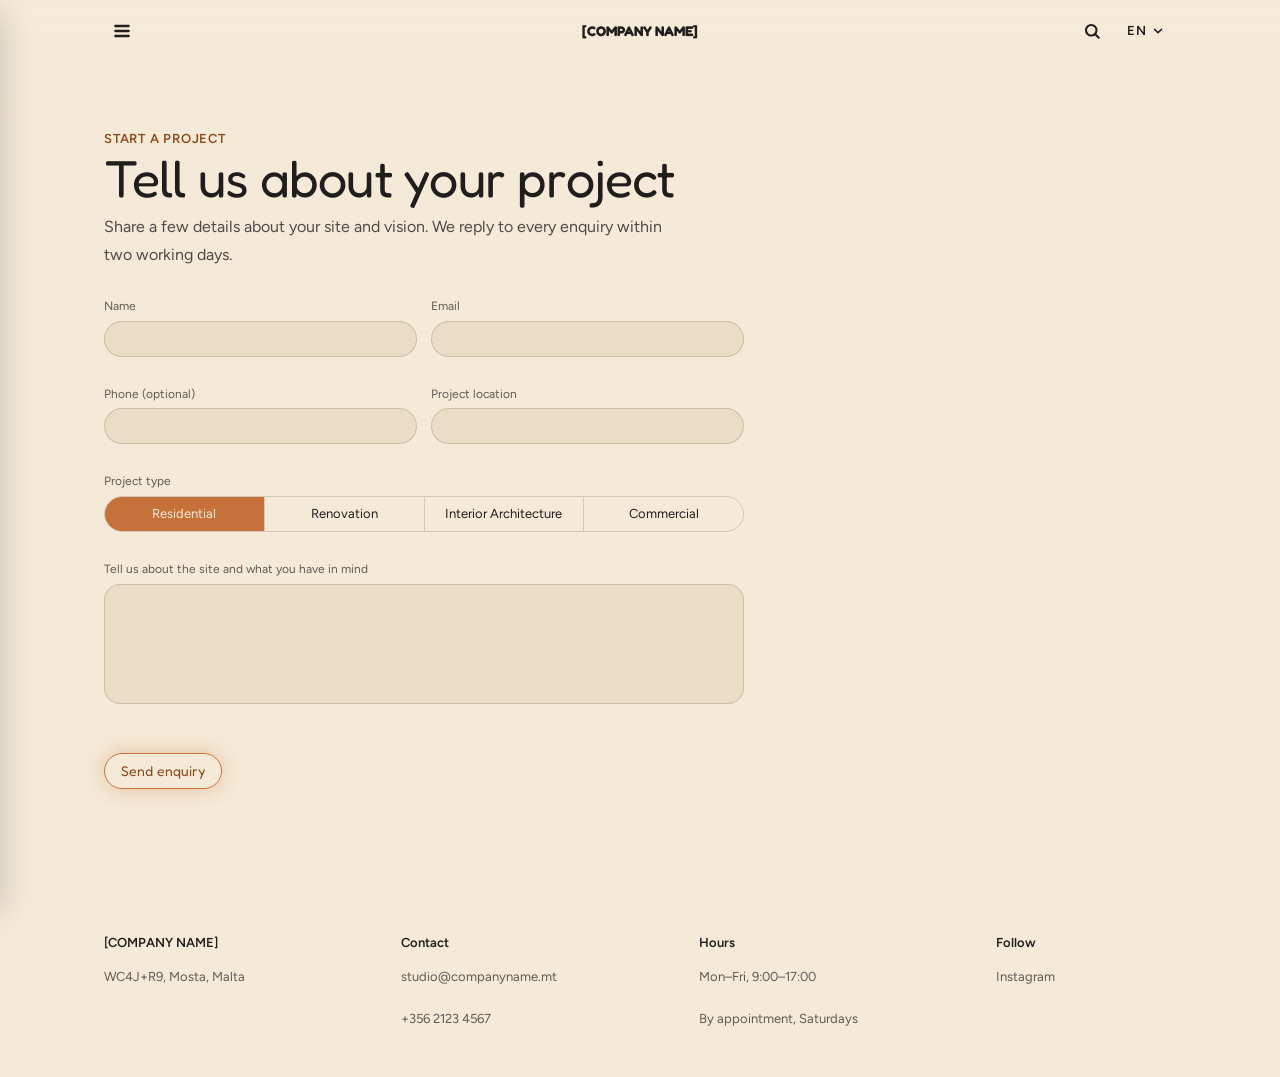
<file: start-project.html>
<!doctype html>
<html lang="en">
<head>
<meta charset="utf-8" />
<meta name="viewport" content="width=device-width, initial-scale=1" />
<title>Start a project — [COMPANY NAME]</title>
<link rel="stylesheet" href="https://fonts.googleapis.com/css2?family=Fredoka:wght@400..700&display=swap">
<script src="./ds-base.js"></script>
<link rel="stylesheet" href="nav.css">
<style>
:root {
  --font-heading: "Fredoka", system-ui, sans-serif;
  --leading: 28px;
  --half: 14px;
  --edge: clamp(20px, 5vw, 72px);
  --measure: 58ch;
}
body { margin: 0; text-wrap: pretty; overflow-x: clip; }
.wrap { max-width: 1200px; margin: 0 auto; padding: 0 var(--edge); }

.kicker { display: block; font-size: 13px; line-height: var(--half);
  letter-spacing: 0.06em; text-transform: uppercase; font-weight: 600;
  color: var(--color-accent-700); margin: 0 0 calc(var(--leading) - var(--half)); }

.p-head { padding: calc(2.5 * var(--leading)) 0 var(--leading); }
.p-title { font-family: var(--font-heading); font-weight: var(--font-heading-weight);
  font-size: clamp(32px, 4.5vw, 52px); line-height: calc(1.3 * var(--leading)); margin: 0; }
.p-sub { font-size: 16px; line-height: var(--leading); max-width: var(--measure);
  margin: calc(var(--leading) - 1cap) 0 0; color: color-mix(in srgb, var(--color-text) 78%, transparent); }

.form-wrap { padding: 0 0 calc(3 * var(--leading)); max-width: 640px; }
.form-grid { display: grid; grid-template-columns: 1fr 1fr; gap: var(--leading) var(--half); }
.field.full { grid-column: 1 / -1; }
.seg { width: 100%; }
.seg-opt { flex: 1; justify-content: center; }
.form-actions { grid-column: 1 / -1; display: flex; align-items: center; gap: var(--space-3); margin-top: var(--half); }
textarea.input { min-height: 90px; resize: none; overflow: hidden; }
/* Cap the textarea's corner radius so it can't inherit the pill-shaped 999px
   radius other .input fields use — large rounding reads oddly on a multi-line box. */
#f-message.input { border-radius: clamp(0px, var(--radius-md), 16px); }
.form-error { grid-column: 1 / -1; display: none; align-items: center; gap: 8px;
  font-size: 14px; font-weight: 600; color: var(--color-accent-800); margin: 0;
  background: var(--color-accent-100); border: 1px solid var(--color-accent);
  border-radius: var(--radius-md); padding: 10px 14px;
  animation: errorPop 0.28s cubic-bezier(0.34, 1.56, 0.64, 1); }
.form-error.show { display: flex; }
@keyframes errorPop { from { opacity: 0; transform: scale(0.9) translateY(-4px); } to { opacity: 1; transform: scale(1) translateY(0); } }
@media (max-width: 620px) { .form-grid { grid-template-columns: 1fr; } .field { grid-column: 1 / -1 !important; } }

.success-card { display: none; background: var(--color-accent-2-100); border-radius: calc(2 * var(--radius-lg));
  padding: calc(1.5 * var(--leading)) clamp(24px, 4vw, 48px); max-width: 640px; }
.success-card.show { display: block; }
.success-card h3 { font-family: var(--font-heading); font-weight: var(--font-heading-weight);
  font-size: 24px; margin: 0; }
.success-card p { font-size: 15.5px; line-height: var(--leading);
  color: color-mix(in srgb, var(--color-text) 78%, transparent); margin: calc(var(--half) - 1cap) 0 0; }

footer { padding: calc(2 * var(--leading)) 0; display: flex; justify-content: space-between;
  flex-wrap: wrap; gap: var(--leading); font-size: 13px; line-height: var(--leading);
  color: color-mix(in srgb, var(--color-text) 70%, transparent); }
footer .col { min-width: 180px; }
footer .col-title { font-weight: 600; color: var(--color-text); margin-bottom: 6px; }
footer a { color: inherit; }

a { color: var(--color-accent-700); text-decoration: none; }
a:hover { color: var(--color-accent-800); text-decoration: underline; }

.btn-primary { position: relative; color: var(--color-accent-700);
  border: 1.5px solid var(--color-accent); overflow: hidden; z-index: 0; transition: color 0.35s ease 0.05s;
  white-space: nowrap; --fx: 0%; --fy: 100%; background: transparent !important;
  box-shadow: 0 0 22px color-mix(in srgb, var(--color-accent) 34%, transparent); }
.btn-primary::before { content: ""; position: absolute; inset: -1px; z-index: -1; border-radius: 6px;
  background: var(--color-accent); transform: translate(var(--fx), var(--fy)); transition: transform 0.4s cubic-bezier(0.22, 1, 0.36, 1), border-radius 0.4s ease; }
.btn-primary.fill-in { color: var(--color-bg); }
.btn-primary.fill-in::before { transform: translate(0, 0); border-radius: inherit; }
a.btn-primary:hover { color: var(--color-bg); text-decoration: none; }
</style>
</head>
<body>
<div id="chrome-nav"></div>

<div class="wrap">
  <section class="p-head">
    <span class="kicker" data-i18n="start.kicker">Start a project</span>
    <h1 class="p-title" data-i18n="start.title">Tell us about your project</h1>
    <p class="p-sub" data-i18n="start.sub">Share a few details about your site and vision. We reply to every enquiry within two working days.</p>
  </section>

  <section class="form-wrap">
    <form id="start-form" class="form-grid" novalidate>
      <div class="field">
        <label for="f-name" data-i18n="start.name">Name</label>
        <input class="input" type="text" id="f-name" name="name" autocomplete="name" />
      </div>
      <div class="field">
        <label for="f-email" data-i18n="start.email">Email</label>
        <input class="input" type="email" id="f-email" name="email" autocomplete="email" required aria-required="true" />
      </div>
      <div class="field">
        <label for="f-phone" data-i18n="start.phone">Phone (optional)</label>
        <input class="input" type="tel" id="f-phone" name="phone" autocomplete="tel" />
      </div>
      <div class="field">
        <label for="f-location" data-i18n="start.location">Project location</label>
        <input class="input" type="text" id="f-location" name="location" />
      </div>
      <div class="field full">
        <label data-i18n="start.type">Project type</label>
        <div class="seg" role="radiogroup" aria-label="Project type">
          <label class="seg-opt"><input type="radio" name="type" value="residential" checked /><span data-i18n="filters.residential">Residential</span></label>
          <label class="seg-opt"><input type="radio" name="type" value="renovation" /><span data-i18n="filters.renovation">Renovation</span></label>
          <label class="seg-opt"><input type="radio" name="type" value="interior" /><span data-i18n="filters.interior">Interior Architecture</span></label>
          <label class="seg-opt"><input type="radio" name="type" value="commercial" /><span data-i18n="filters.commercial">Commercial</span></label>
        </div>
      </div>
      <div class="field full">
        <label for="f-message" data-i18n="start.message">Tell us about the site and what you have in mind</label>
        <textarea class="input" id="f-message" name="message" rows="5"></textarea>
      </div>
      <p class="form-error" id="form-error">
        <svg width="16" height="16" viewBox="0 0 24 24" fill="none" stroke="currentColor" stroke-width="2.75" stroke-linecap="round" stroke-linejoin="round" style="flex:none;"><circle cx="12" cy="12" r="10"></circle><line x1="12" y1="8" x2="12" y2="13"></line><line x1="12" y1="16" x2="12.01" y2="16"></line></svg>
        <span data-i18n="start.error_email">Please enter a valid email address.</span>
      </p>
      <div class="form-actions">
        <button type="submit" class="btn btn-primary" data-i18n="start.submit">Send enquiry</button>
      </div>
    </form>
    <div class="success-card" id="success-card">
      <h3 data-i18n="start.success_title">Thank you</h3>
      <p data-i18n="start.success_body">Your enquiry has been received. We'll be in touch within two working days.</p>
    </div>
  </section>

  <footer>
    <div class="col">
      <p class="col-title">[COMPANY NAME]</p>
      <p><a href="https://www.google.com/maps/search/?api=1&query=WC4J%2BR9+Mosta" target="_blank" rel="noopener">WC4J+R9, Mosta, Malta</a></p>
    </div>
    <div class="col">
      <p class="col-title" data-i18n="footer.contact">Contact</p>
      <p><a href="mailto:studio@companyname.mt">studio@companyname.mt</a></p>
      <p><a href="tel:+35621234567">+356 2123 4567</a></p>
    </div>
    <div class="col">
      <p class="col-title" data-i18n="footer.hours">Hours</p>
      <p data-i18n="footer.hours1">Mon–Fri, 9:00–17:00</p>
      <p data-i18n="footer.hours2">By appointment, Saturdays</p>
    </div>
    <div class="col">
      <p class="col-title" data-i18n="footer.follow">Follow</p>
      <p><a href="https://instagram.com/companyname" target="_blank" rel="noopener">Instagram</a></p>
    </div>
  </footer>
</div>
<div id="chrome-float"></div>
<script src="projects-data.js"></script>
<script>
(async () => {
  renderSiteChrome();
  const projects = await loadProjects();
  wireSiteSearch(projects);
  wireLangSelector();
  wireBackToTop();
  wireSidebar();

  const form = document.getElementById('start-form');
  const errorEl = document.getElementById('form-error');
  const emailInput = document.getElementById('f-email');
  form.addEventListener('submit', (e) => {
    e.preventDefault();
    const valid = emailInput.value.trim() !== '' && emailInput.checkValidity();
    if (!valid) {
      errorEl.classList.remove('show');
      void errorEl.offsetWidth;
      errorEl.classList.add('show');
      emailInput.focus();
      return;
    }
    errorEl.classList.remove('show');
    form.style.display = 'none';
    document.getElementById('success-card').classList.add('show');
  });
  emailInput.addEventListener('input', () => errorEl.classList.remove('show'));

  const messageInput = document.getElementById('f-message');
  function autoExpand() {
    messageInput.style.height = 'auto';
    messageInput.style.height = messageInput.scrollHeight + 'px';
  }
  messageInput.addEventListener('input', autoExpand);
  autoExpand();

  document.querySelectorAll('.btn-primary').forEach(btn => {
    function edgeOffset(e) {
      const r = btn.getBoundingClientRect();
      const relY = (e.clientY - r.top) / r.height;
      return relY < 0.5 ? ['0%', '-100%'] : ['0%', '100%'];
    }
    btn.addEventListener('mouseenter', e => {
      const [fx, fy] = edgeOffset(e);
      btn.style.setProperty('--fx', fx);
      btn.style.setProperty('--fy', fy);
      btn.classList.add('fill-in');
    });
    btn.addEventListener('mouseleave', e => {
      const [fx, fy] = edgeOffset(e);
      btn.classList.remove('fill-in');
      btn.style.setProperty('--fx', fx);
      btn.style.setProperty('--fy', fy);
    });
  });
})();
</script>
</body>
</html>
</file>
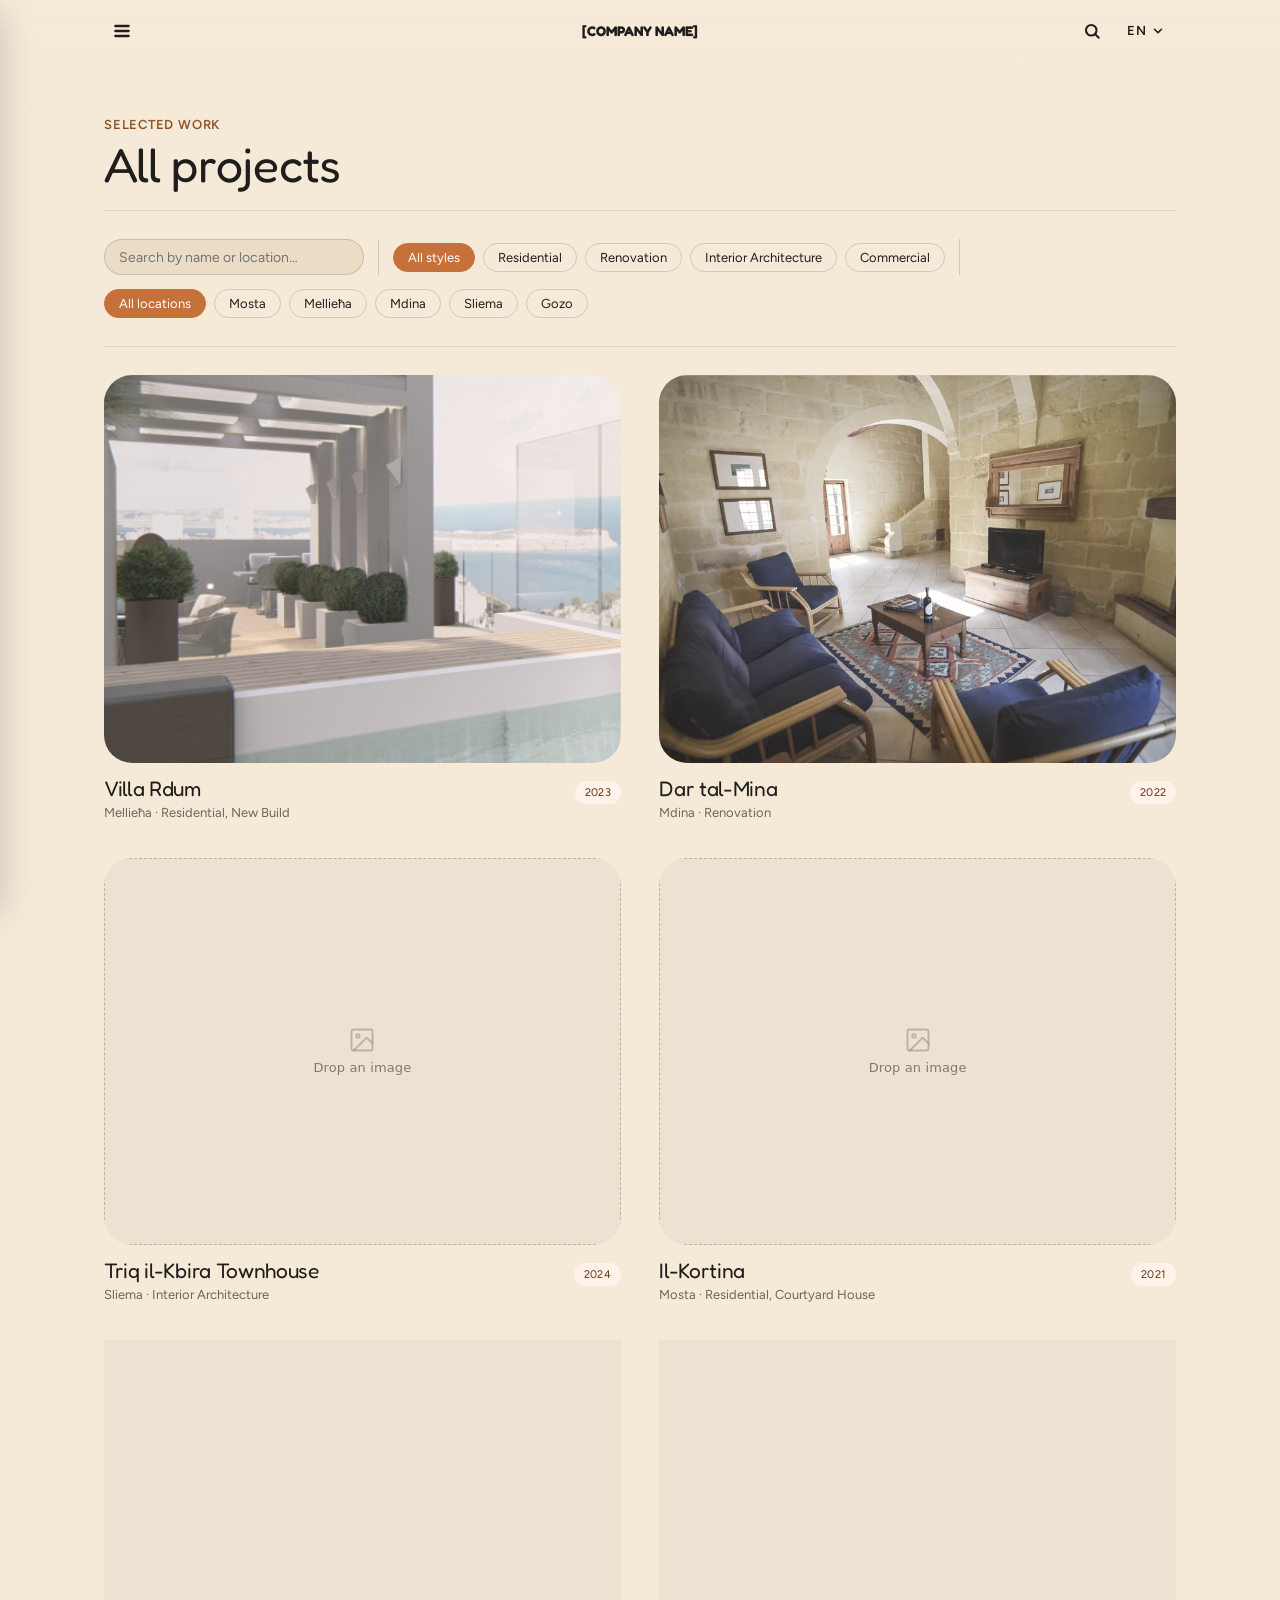
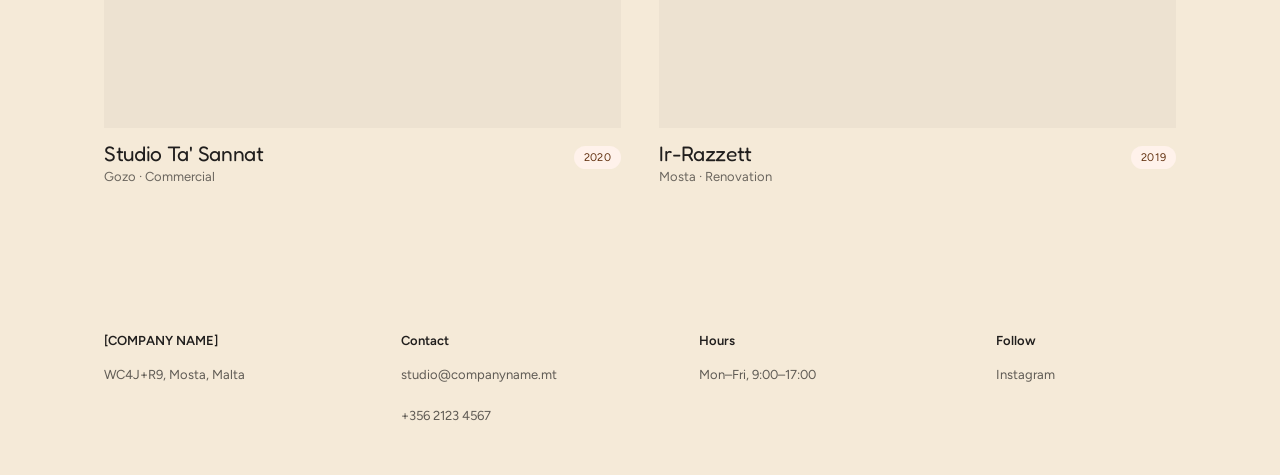
<file: work.html>
<!doctype html>
<html lang="en">
<head>
<meta charset="utf-8" />
<meta name="viewport" content="width=device-width, initial-scale=1" />
<title>Work — [COMPANY NAME]</title>
<link rel="stylesheet" href="https://fonts.googleapis.com/css2?family=Fredoka:wght@400..700&display=swap">
<script src="./ds-base.js"></script>
<link rel="stylesheet" href="nav.css">
<style>
:root {
  --font-heading: "Fredoka", system-ui, sans-serif;
  --leading: 28px; --half: 14px; --edge: clamp(20px, 5vw, 72px); --measure: 58ch; }
body { margin: 0; text-wrap: pretty; overflow-x: clip; }
.wrap { max-width: 1200px; margin: 0 auto; padding: 0 var(--edge); }
.kicker { display: block; font-size: 13px; line-height: var(--half); letter-spacing: 0.06em;
  text-transform: uppercase; font-weight: 600; color: var(--color-accent-700);
  margin: 0 0 calc(var(--leading) - var(--half)); }

.p-head { padding: calc(2 * var(--leading)) 0 var(--leading); }
.p-title { font-family: var(--font-heading); font-weight: var(--font-heading-weight);
  font-size: clamp(32px, 4vw, 48px); line-height: calc(1.3 * var(--leading)); margin: 0; }

.controls { display: flex; flex-wrap: wrap; gap: var(--half); align-items: center;
  padding: var(--leading) 0; border-top: 1px solid color-mix(in srgb, var(--color-text) 10%, transparent);
  border-bottom: 1px solid color-mix(in srgb, var(--color-text) 10%, transparent); margin-bottom: var(--leading); }
.controls input.input { max-width: 260px; }
.chip-group { display: flex; flex-wrap: wrap; gap: 8px; }
.chip { border: 1px solid var(--color-divider); background: transparent; color: var(--color-text);
  font-size: 13px; padding: 6px 14px; border-radius: 999px; cursor: pointer; font-family: var(--font-body);
  white-space: nowrap; }
.chip[aria-pressed="true"] { background: var(--color-accent); border-color: var(--color-accent); color: #fff; }
.chip:hover:not([aria-pressed="true"]) { background: color-mix(in srgb, var(--color-accent) 10%, transparent); }
.divider { width: 1px; align-self: stretch; background: var(--color-divider); }
@media (max-width: 700px) { .divider { display: none; } }

.work-grid { display: grid; grid-template-columns: repeat(2, minmax(0, 1fr)); gap: calc(1.25 * var(--leading)) clamp(20px, 3vw, 48px);
  padding-bottom: calc(3 * var(--leading)); }
.proj-card { display: block; text-decoration: none; color: inherit; }
.proj-figure { margin: 0; border-radius: var(--radius-lg); overflow: hidden; aspect-ratio: 4 / 3; position: relative; }
.proj-figure image-slot { width: 100%; height: 100%; transition: transform 0.5s ease; }
.proj-card:hover .proj-figure image-slot { transform: scale(1.035); }
.proj-figure::after { content: ""; position: absolute; left: 0; right: 0; bottom: 0; height: 3px;
  background: var(--color-accent); transform: scaleX(0); transform-origin: left; transition: transform 0.4s ease; }
.proj-card:hover .proj-figure::after { transform: scaleX(1); }
.proj-meta { display: flex; align-items: baseline; justify-content: space-between; gap: var(--space-2); margin-top: var(--half); }
.proj-title { font-family: var(--font-heading); font-weight: var(--font-heading-weight); font-size: 21px; margin: 0; }
.proj-loc { font-size: 13px; color: color-mix(in srgb, var(--color-text) 65%, transparent); margin: 2px 0 0; }
.empty { padding: calc(2 * var(--leading)) 0; color: color-mix(in srgb, var(--color-text) 60%, transparent); display: none; }
@media (max-width: 880px) { .work-grid { grid-template-columns: 1fr; } }

footer { padding: calc(2 * var(--leading)) 0; display: flex; justify-content: space-between; flex-wrap: wrap;
  gap: var(--leading); font-size: 13px; line-height: var(--leading); color: color-mix(in srgb, var(--color-text) 70%, transparent); }
footer .col { min-width: 180px; }
footer .col-title { font-weight: 600; color: var(--color-text); margin-bottom: 6px; }
footer a { color: inherit; }
a { color: var(--color-accent-700); text-decoration: none; }
a:hover { color: var(--color-accent-800); text-decoration: underline; }

.btn-primary { box-shadow: 0 0 22px color-mix(in srgb, var(--color-accent) 34%, transparent); background: transparent !important; }
.btn-primary:hover, .btn-primary:active { box-shadow: 0 0 22px color-mix(in srgb, var(--color-accent-600) 38%, transparent); background: transparent !important; }
a.btn:hover, a.btn-primary:hover { text-decoration: none; }
a.btn-primary:hover { color: var(--color-bg); }
a.btn-secondary:hover, a.btn-ghost:hover { color: var(--color-text); }

.btn-primary { position: relative; color: var(--color-accent-700);
  border: 1.5px solid var(--color-accent); overflow: hidden; z-index: 0; transition: color 0.35s ease 0.05s;
  white-space: nowrap; --fx: 0%; --fy: 100%; }
.btn-primary::before { content: ""; position: absolute; inset: -1px; z-index: -1; border-radius: 6px;
  background: var(--color-accent); transform: translate(var(--fx), var(--fy)); transition: transform 0.4s cubic-bezier(0.22, 1, 0.36, 1), border-radius 0.4s ease; }
.btn-primary.fill-in { color: var(--color-bg); }
.btn-primary.fill-in::before { transform: translate(0, 0); border-radius: inherit; }
a.btn-primary:hover { color: var(--color-bg); }

.reveal { opacity: 0; transform: translateY(24px); transition: opacity 0.7s ease, transform 0.7s ease; }
.reveal.is-visible { opacity: 1; transform: translateY(0); }
.reveal-stagger > * { opacity: 0; transform: translateY(24px); transition: opacity 0.6s ease, transform 0.6s ease; }
.reveal-stagger.is-visible > * { opacity: 1; transform: translateY(0); }
.reveal-stagger.is-visible > *:nth-child(1) { transition-delay: 0.05s; }
.reveal-stagger.is-visible > *:nth-child(2) { transition-delay: 0.12s; }
.reveal-stagger.is-visible > *:nth-child(3) { transition-delay: 0.19s; }
.reveal-stagger.is-visible > *:nth-child(4) { transition-delay: 0.26s; }
.reveal-stagger.is-visible > *:nth-child(5) { transition-delay: 0.33s; }
.reveal-stagger.is-visible > *:nth-child(6) { transition-delay: 0.4s; }
@media (prefers-reduced-motion: reduce) {
  .reveal, .reveal-stagger > * { opacity: 1; transform: none; transition: none; }
}
</style>
</head>
<body>
<div id="chrome-nav"></div>

<div class="wrap">
  <section class="p-head">
    <span class="kicker" data-i18n="work.kicker">Selected work</span>
    <h1 class="p-title" data-i18n="work.title">All projects</h1>
  </section>

  <section class="controls">
    <input class="input" type="search" id="search" placeholder="Search by name or location…" data-i18n-placeholder="work.search_placeholder" aria-label="Search projects" />
    <div class="divider"></div>
    <div class="chip-group" id="type-filters">
      <button type="button" class="chip" aria-pressed="true" data-type="all" data-i18n="filters.all_styles">All styles</button>
      <button type="button" class="chip" data-type="residential" data-i18n="filters.residential">Residential</button>
      <button type="button" class="chip" data-type="renovation" data-i18n="filters.renovation">Renovation</button>
      <button type="button" class="chip" data-type="interior" data-i18n="filters.interior">Interior Architecture</button>
      <button type="button" class="chip" data-type="commercial" data-i18n="filters.commercial">Commercial</button>
    </div>
    <div class="divider"></div>
    <div class="chip-group" id="loc-filters">
      <button type="button" class="chip" aria-pressed="true" data-loc="all" data-i18n="filters.all_locations">All locations</button>
      <button type="button" class="chip" data-loc="mosta">Mosta</button>
      <button type="button" class="chip" data-loc="mellieha">Mellieħa</button>
      <button type="button" class="chip" data-loc="mdina">Mdina</button>
      <button type="button" class="chip" data-loc="sliema">Sliema</button>
      <button type="button" class="chip" data-loc="gozo">Gozo</button>
    </div>
  </section>

  <section class="work-grid reveal-stagger" id="grid"></section>
  <p class="empty" id="empty" data-i18n="work.empty">No projects match — try a different search or filter.</p>

  <footer>
    <div class="col"><p class="col-title">[COMPANY NAME]</p><p><a href="https://www.google.com/maps/search/?api=1&query=WC4J%2BR9+Mosta" target="_blank" rel="noopener">WC4J+R9, Mosta, Malta</a></p></div>
    <div class="col"><p class="col-title" data-i18n="footer.contact">Contact</p><p><a href="mailto:studio@companyname.mt">studio@companyname.mt</a></p><p><a href="tel:+35621234567">+356 2123 4567</a></p></div>
    <div class="col"><p class="col-title" data-i18n="footer.hours">Hours</p><p data-i18n="footer.hours1">Mon–Fri, 9:00–17:00</p></div>
    <div class="col"><p class="col-title" data-i18n="footer.follow">Follow</p><p><a href="https://instagram.com/companyname" target="_blank" rel="noopener">Instagram</a></p></div>
  </footer>
</div>
<script src="image-slot.js"></script>
<div id="chrome-float"></div>
<script src="projects-data.js"></script>
<script>
(async () => {
  renderSiteChrome();
  const grid = document.getElementById('grid');
  const projects = await loadProjects();
  function renderGrid() { grid.innerHTML = projects.map(p => projectCardHTML(p)).join(''); wireFilterHandlers(); }
  document.addEventListener('sitelangchange', renderGrid);
  wireSiteSearch(projects);
  wireLangSelector();
  wireBackToTop();
  wireSidebar();
  let cards, search, types = new Set(), locs = new Set();

  function wireGroup(id, key, set) {
    const group = document.getElementById(id);
    group.addEventListener('click', (e) => {
      const btn = e.target.closest('.chip');
      if (!btn) return;
      const val = btn.dataset[key];
      if (val === 'all') {
        set.clear();
        [...group.children].forEach(c => c.setAttribute('aria-pressed', c === btn ? 'true' : 'false'));
      } else {
        const allBtn = group.querySelector(`[data-${key}="all"]`);
        if (set.has(val)) { set.delete(val); btn.setAttribute('aria-pressed', 'false'); }
        else { set.add(val); btn.setAttribute('aria-pressed', 'true'); }
        allBtn.setAttribute('aria-pressed', set.size ? 'false' : 'true');
      }
      apply();
    });
  }
  function wireFilterHandlers() { cards = [...grid.children]; apply(); }
  wireGroup('type-filters', 'type', types);
  wireGroup('loc-filters', 'loc', locs);
  search = document.getElementById('search');
  search.addEventListener('input', apply);

  function apply() {
    const q = search.value.trim().toLowerCase();
    let visible = 0;
    cards.forEach(card => {
      const matchType = types.size === 0 || types.has(card.dataset.type);
      const matchLoc = locs.size === 0 || locs.has(card.dataset.loc);
      const matchQ = !q || card.dataset.name.includes(q);
      const show = matchType && matchLoc && matchQ;
      card.style.display = show ? '' : 'none';
      if (show) visible++;
    });
    document.getElementById('empty').style.display = visible ? 'none' : 'block';
  }

  renderGrid();

  const io = new IntersectionObserver((entries) => {
    entries.forEach(entry => {
      if (entry.isIntersecting) { entry.target.classList.add('is-visible'); io.unobserve(entry.target); }
    });
  }, { threshold: 0.1, rootMargin: '0px 0px -60px 0px' });
  const revealEls = [...document.querySelectorAll('.reveal, .reveal-stagger')];
  revealEls.forEach(el => io.observe(el));
  function checkFallback() {
    revealEls.forEach(el => {
      if (el.classList.contains('is-visible')) return;
      const r = el.getBoundingClientRect();
      if (r.top < window.innerHeight - 40 && r.bottom > 0) el.classList.add('is-visible');
    });
  }
  checkFallback();
  window.addEventListener('scroll', checkFallback, { passive: true });
  window.addEventListener('resize', checkFallback);

  document.querySelectorAll('.btn-primary').forEach(btn => {
    function edgeOffset(e) {
      const r = btn.getBoundingClientRect();
      const relY = (e.clientY - r.top) / r.height;
      return relY < 0.5 ? ['0%', '-100%'] : ['0%', '100%'];
    }
    btn.addEventListener('mouseenter', e => {
      const [fx, fy] = edgeOffset(e);
      btn.style.setProperty('--fx', fx);
      btn.style.setProperty('--fy', fy);
      btn.classList.add('fill-in');
    });
    btn.addEventListener('mouseleave', e => {
      const [fx, fy] = edgeOffset(e);
      btn.classList.remove('fill-in');
      btn.style.setProperty('--fx', fx);
      btn.style.setProperty('--fy', fy);
    });
  });
})();
</script>
</body>
</html>
</file>
<file: nav.css>
/* Shared site chrome: top nav, collapsible sidebar, language dropdown, search
   overlay, and the floating start-project / back-to-top buttons. Injected by
   renderSiteChrome() (projects-data.js) into #chrome-nav / #chrome-float
   mount points — edit this file once and every page picks it up. */
.nav { padding-inline: max(var(--edge), calc((100% - 1200px) / 2 + var(--edge))); position: fixed; top: 0; left: 0; right: 0; width: 100%; box-sizing: border-box;
  background: transparent; z-index: 60; pointer-events: auto;
  display: grid; grid-template-columns: 1fr auto 1fr; align-items: center; column-gap: var(--half); }
.nav-brand { grid-column: 2; justify-self: center; font-size: 32px; font-weight: 700; }
#menu-toggle-btn { grid-column: 1; justify-self: start; }
.nav-right { grid-column: 3; justify-self: end; display: flex; align-items: center; gap: 6px; position: relative; }
.nav::after { content: ""; position: absolute; left: 0; right: 0; top: 0; z-index: -1;
  height: calc(100% + 72px); pointer-events: none;
  background: linear-gradient(to bottom,
    color-mix(in srgb, var(--color-bg) 92%, transparent) 0%,
    color-mix(in srgb, var(--color-bg) 70%, transparent) 30%,
    color-mix(in srgb, var(--color-bg) 35%, transparent) 60%,
    transparent 100%); }

#sidebar-backdrop { position: fixed; inset: 0; z-index: 205; background: color-mix(in srgb, var(--color-neutral-900) 45%, transparent);
  opacity: 0; pointer-events: none; transition: opacity 0.3s ease; }
#sidebar-backdrop.open { opacity: 1; pointer-events: auto; }
#sidebar { position: fixed; top: 0; left: 0; bottom: 0; width: 300px; max-width: 82vw; background: var(--color-bg);
  z-index: 210; box-shadow: var(--shadow-lg); transform: translateX(-100%); pointer-events: auto;
  transition: transform 0.4s cubic-bezier(0.34, 1.1, 0.4, 1); display: flex; flex-direction: column;
  padding: var(--space-4); box-sizing: border-box; }
#sidebar.open { transform: translateX(0); }
.sidebar-head { display: flex; align-items: center; justify-content: space-between; margin-bottom: calc(1.5 * var(--leading)); }
.sidebar-brand { font-family: var(--font-heading); font-weight: var(--font-heading-weight); font-size: 20px; }
.sidebar-links { display: flex; flex-direction: column; flex: 1; }
.sidebar-links a { display: block; font-family: var(--font-heading); font-weight: var(--font-heading-weight);
  font-size: 22px; padding: var(--half) 0; text-decoration: none; color: var(--color-text);
  position: relative; border-bottom: 1px solid color-mix(in srgb, var(--color-text) 10%, transparent); }
.sidebar-links a:last-child { border-bottom: none; margin-top: auto; }
.sidebar-links a::after { content: ""; position: absolute; left: 0; right: 0; bottom: -1px; height: 2px;
  background: var(--color-accent); transform: scaleX(0); transform-origin: left; transition: transform 0.3s ease; }
.sidebar-links a:hover::after { transform: scaleX(1); }
.sidebar-links a:hover { text-decoration: none; }

#nav-search-btn { border-radius: 999px; transition: background 0.2s ease, color 0.2s ease; }
#nav-search-btn:hover { background: color-mix(in srgb, var(--color-accent) 14%, transparent); color: var(--color-accent-700); }

.lang-panel { position: absolute; top: calc(100% + 8px); right: 0; z-index: 220; opacity: 0; transition: opacity 0.28s ease; }
.lang-panel.open { opacity: 1; }
.lang-panel-outer { transform-origin: top right; transform: scaleY(0.82) rotate(-0.5deg); transition: transform 0.42s cubic-bezier(0.34, 1.56, 0.64, 1); }
.lang-panel-inner { min-width: 150px; background: var(--color-bg); border-radius: var(--radius-lg); box-shadow: var(--shadow-lg); padding: 6px; box-sizing: border-box;
  transform-origin: center; transform: scaleX(0.82); transition: transform 0.42s cubic-bezier(0.34, 1.56, 0.64, 1) 0.07s; }
.lang-panel.open .lang-panel-outer { transform: scaleY(1) rotate(0deg); }
.lang-panel.open .lang-panel-inner { transform: scaleX(1); }
.lang-option { display: block; width: 100%; text-align: left; font-family: var(--font-body); font-size: 14px;
  padding: 8px 12px; border: none; background: transparent; color: var(--color-text); cursor: pointer;
  border-radius: var(--radius-md); }
.lang-option:hover { background: color-mix(in srgb, var(--color-accent) 12%, transparent); }
.lang-option[aria-selected="true"] { color: var(--color-accent-700); font-weight: 600; background: color-mix(in srgb, var(--color-accent) 10%, transparent); }

#search-overlay { opacity: 0; transition: opacity 0.28s ease; pointer-events: none; }
#search-overlay.open { opacity: 1; pointer-events: auto; }
#search-overlay .search-outer { transform-origin: top center; transform: scaleY(0.82) rotate(-0.5deg);
  transition: transform 0.42s cubic-bezier(0.34, 1.56, 0.64, 1); }
#search-overlay .search-inner { transform-origin: center; transform: scaleX(0.82);
  transition: transform 0.42s cubic-bezier(0.34, 1.56, 0.64, 1) 0.07s; }
#search-overlay.open .search-outer { transform: scaleY(1) rotate(0deg); }
#search-overlay.open .search-inner { transform: scaleX(1); }
#site-search-results::-webkit-scrollbar { display: none; }

#float-start { position: fixed; right: clamp(16px, 4vw, 32px); bottom: clamp(16px, 4vw, 32px); z-index: 90;
  white-space: nowrap; font-size: 17px; padding: 17px 32px; background: var(--color-bg) !important; }
#back-to-top { position: fixed; left: clamp(16px, 4vw, 32px); bottom: clamp(16px, 4vw, 32px); z-index: 90;
  width: 52px; height: 52px; border-radius: 999px; border: none; background: var(--color-accent);
  color: var(--color-bg); display: flex; align-items: center; justify-content: center; cursor: pointer;
  box-shadow: var(--shadow-lg); opacity: 0; transform: translateY(16px) scale(0.9); pointer-events: none;
  transition: opacity 0.35s ease, transform 0.35s cubic-bezier(0.34, 1.56, 0.64, 1), background 0.2s ease; }
#back-to-top.show { opacity: 1; transform: translateY(0) scale(1); pointer-events: auto; }
#back-to-top:hover { background: var(--color-accent-600); }
#back-to-top:focus-visible { outline: 2px solid var(--color-accent); outline-offset: 2px; }

@media (max-width: 640px) { .nav-brand { font-size: 24px; } }
</file>
